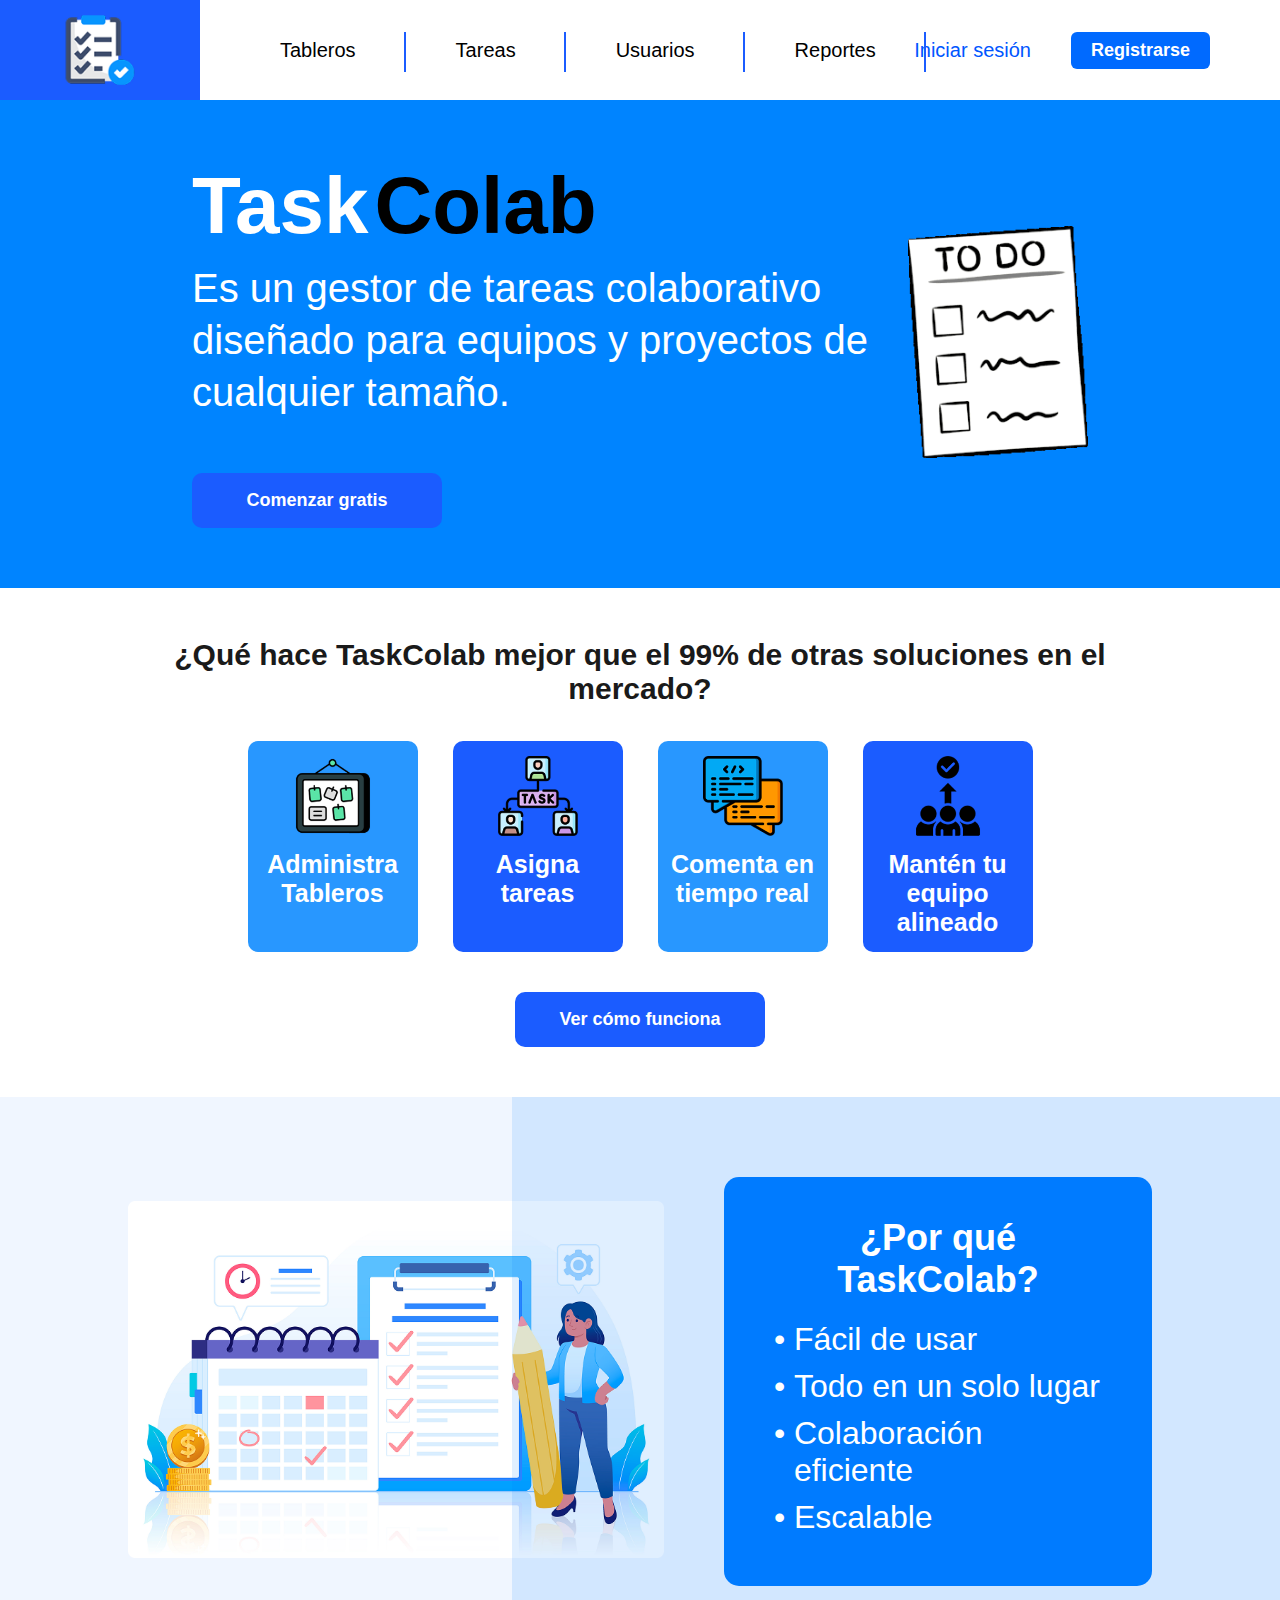
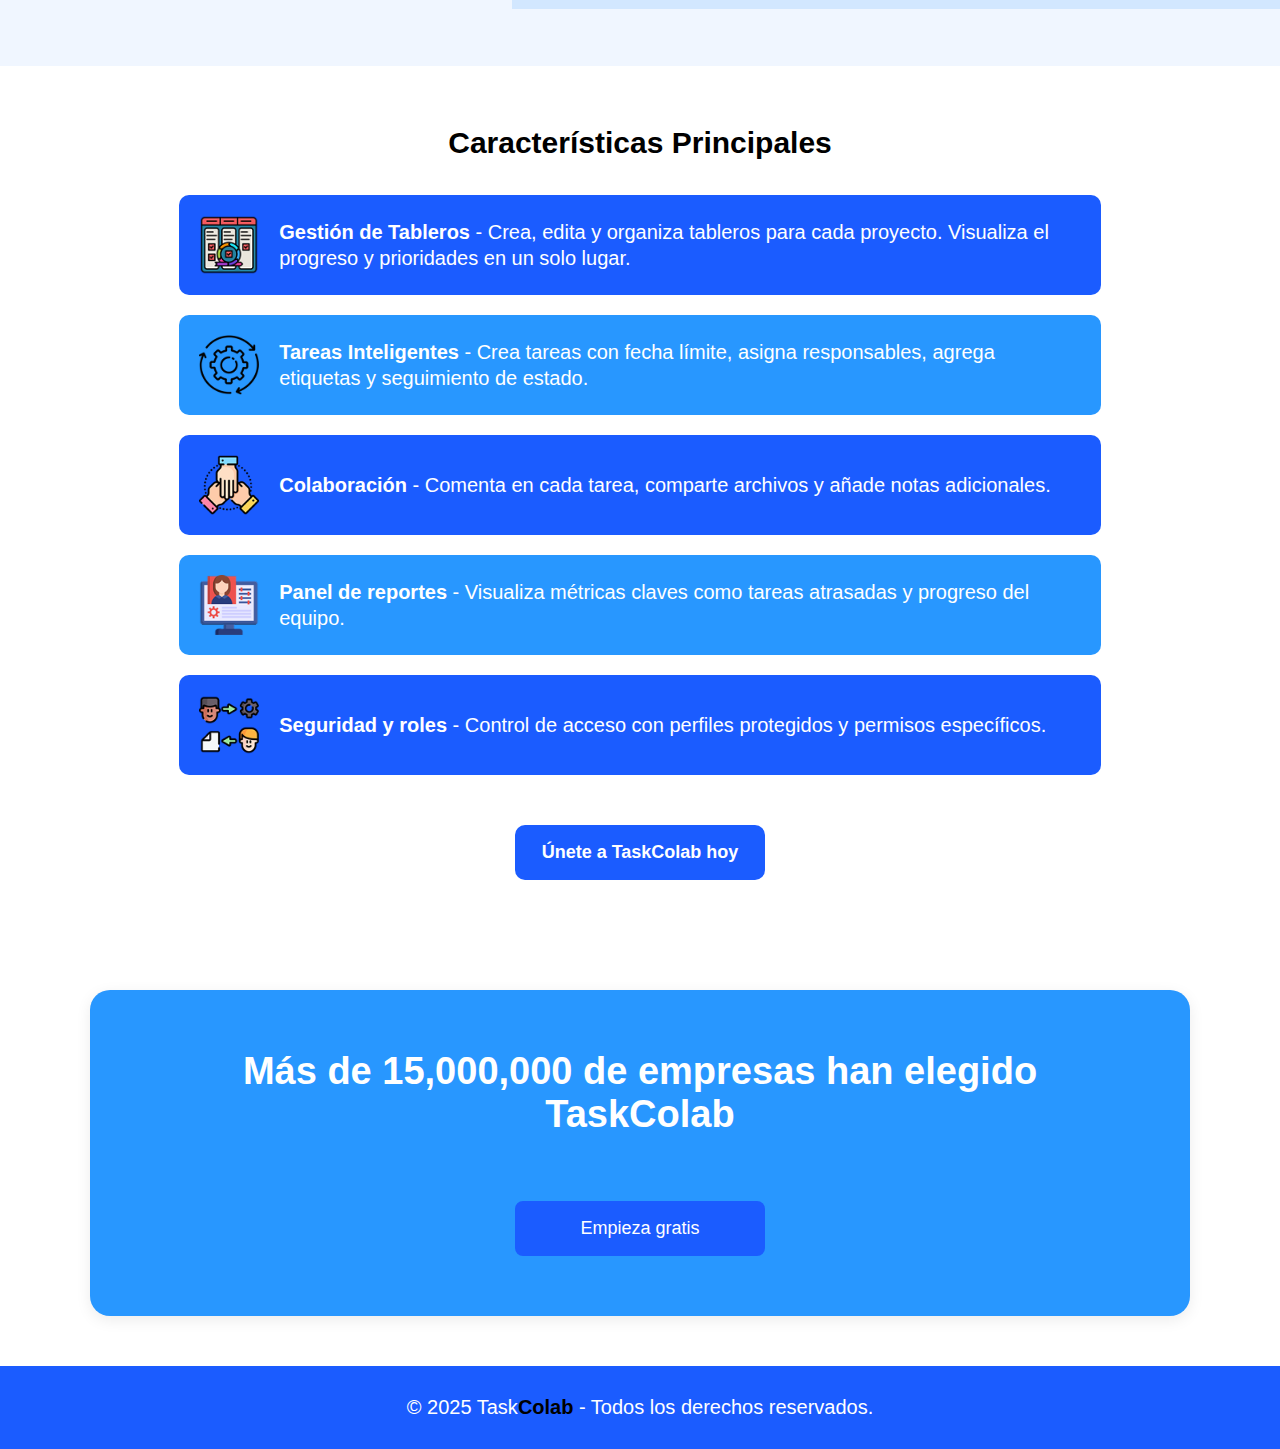
<file: index.html>
<!DOCTYPE html>
<html lang="es">
<head>
    <meta charset="UTF-8">
    <meta name="viewport" content="width=device-width, initial-scale=1.0">
    <title>TaskColab</title>
    <link rel="stylesheet" href="assets/styles/main.css">
</head>
<body>
    <!-- NAVBAR -->
    <header class="header">
        <div class="logo-box">
            <img src="assets/img/logo.png" width="30" alt="logo_tareas" class="logo">  
        </div>

        <nav class="nav-container">
            <div class="nav-links">
                        <a href="view/tableros/tablero.html" >Tableros</a> 
                        <a href="#">Tareas</a>
                        <a href="#">Usuarios</a>
                        <a href="#">Reportes</a>
                    </div>
            <div class="nav-actions">
            <a href="view/login.html" class="login">Iniciar sesión</a>
            <a href="view/registro.html">
                <button class="btn-primary">Registrarse</button>
            </a>
            </div>
        </nav>
    </header>

    <!-- HERO SECTION -->
    <section class="hero">
        <div class="hero-content">
            <h1 class="title">Task<span>Colab</span></h1>
            <p class="subtitle">
                Es un gestor de tareas colaborativo diseñado para equipos y proyectos de cualquier tamaño.
            </p>
            <button class="btn-secondary">Comenzar gratis</button>
        </div>
        <div class="hero-img">
            <img src="assets/img/checklist.gif" alt="Imagen de checklist">
        </div>
    </section>

    <!-- FEATURES -->
    <section class="features">
        <h2>¿Qué hace TaskColab mejor que el 99% de otras soluciones en el mercado?</h2>
        <div class="features-grid">
            <div class="feature-item">
                <img src="assets/img/admintableros.png" alt="imagen de un tablero">
                <p>Administra Tableros</p>
            </div>
            <div class="feature-item">
                <img src="assets/img/img_tareas.png" alt="Imagen de tareas">
                <p>Asigna tareas</p>
            </div>
            <div class="feature-item">
                <img src="assets/img/img_comenta.png" alt="Imagen de comentarios">
                <p>Comenta en tiempo real</p>
            </div>
            <div class="feature-item">
                <img src="assets/img/img_equipo.png" alt="Imagen de equipo">
                <p>Mantén tu equipo alineado</p>
            </div>
        </div>
        <button class="btn-secondary">Ver cómo funciona</button>
    </section>

    <!-- WHY SECTION -->
    <section class="why">
        <div class="why-img">
            <img src="assets/img/6272295 1.png" alt="Imagen de colaboración">
        </div>
        <div class="why-text">
            <h3>¿Por qué TaskColab?</h3>
            <ul>
                <li>Fácil de usar</li>
                <li>Todo en un solo lugar</li>
                <li>Colaboración eficiente</li>
                <li>Escalable</li>
            </ul>
        </div>
    </section>

    <!-- MAIN FEATURES -->
    <section class="main-features">
        <h3>Características Principales</h3>
        <div class="main-features-list">
            <div class="feature-card">
                <img src="assets/img/12634706 1.png" alt="">
                <p><strong>Gestión de Tableros</strong> - Crea, edita y organiza tableros para cada proyecto. Visualiza el progreso y prioridades en un solo lugar.</p>
            </div>
            <div class="feature-card">
                <img src="assets/img/2043061 1.png" alt="">
                <p><strong>Tareas Inteligentes</strong> - Crea tareas con fecha límite, asigna responsables, agrega etiquetas y seguimiento de estado.</p>
            </div>
            <div class="feature-card">
                <img src="assets/img/1534938 1.png" alt="">
                <p><strong>Colaboración</strong> - Comenta en cada tarea, comparte archivos y añade notas adicionales.</p>
            </div>
            <div class="feature-card">
                <img src="assets/img/10061684 1.png" alt="">
                <p><strong>Panel de reportes</strong> - Visualiza métricas claves como tareas atrasadas y progreso del equipo.</p>
            </div>
            <div class="feature-card">
                <img src="assets/img/7179293 1.png" alt="">
                <p><strong>Seguridad y roles</strong> - Control de acceso con perfiles protegidos y permisos específicos.</p>
            </div>
        </div>
        <button class="btn-primary">Únete a TaskColab hoy</button>
    </section>

    <!-- CTA -->
    <section class="cta">
        <p>Más de <strong>15,000,000</strong> de empresas han elegido <strong>TaskColab</strong></p>
        <button class="btn-secondary">Empieza gratis</button>
    </section>

    <!-- FOOTER -->
    <footer class="footer">
        <p>© 2025 Task<span class="colab-black">Colab</span> - Todos los derechos reservados.</p>
    </footer>
</body>
</html>
</file>
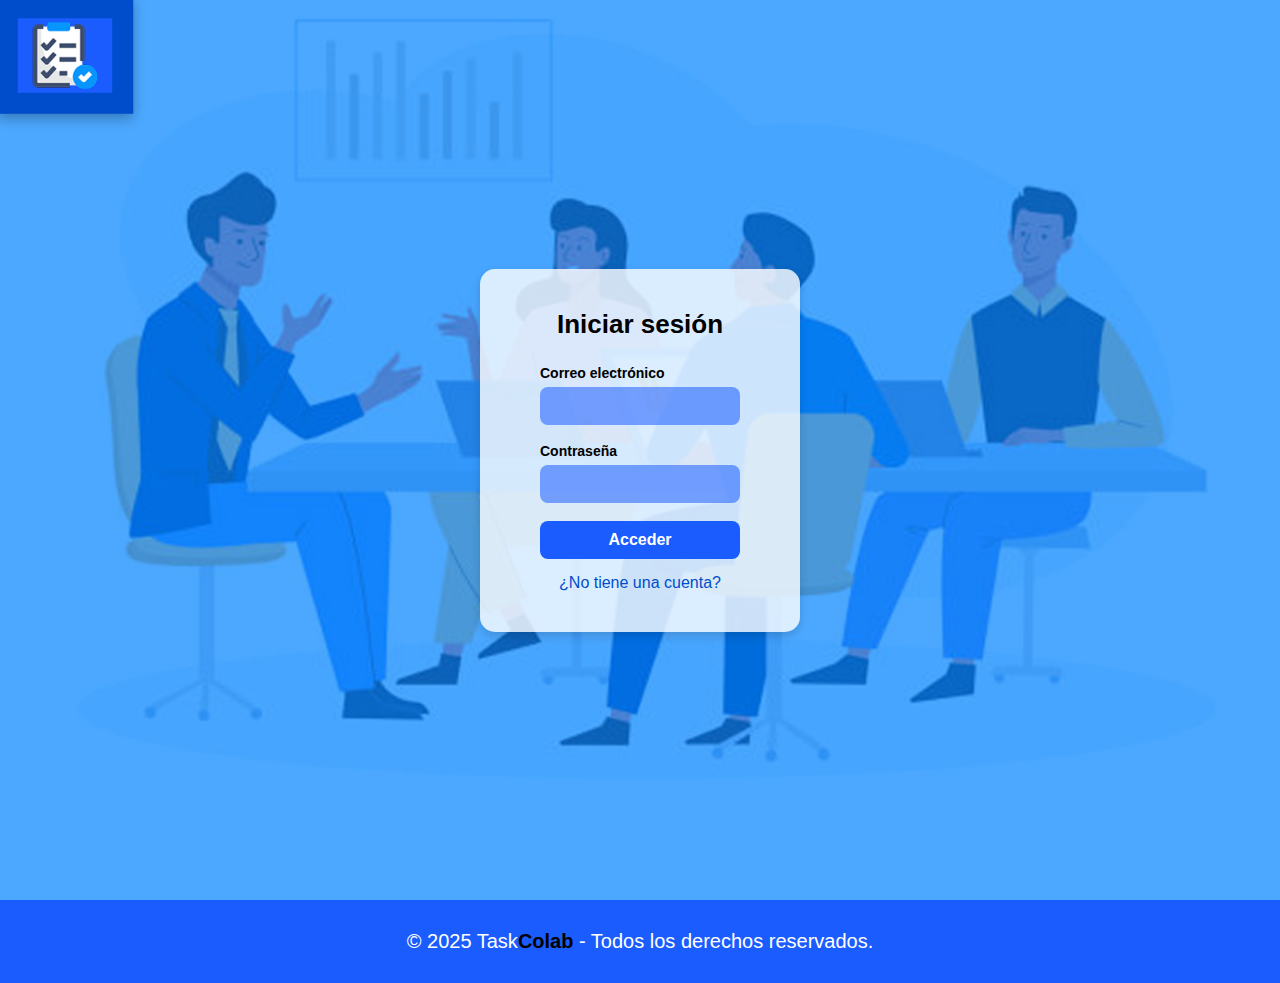
<file: view/login.html>
<!DOCTYPE html>
<html lang="es">
<head>
    <meta charset="UTF-8">
    <meta name="viewport" content="width=device-width, initial-scale=1.0">
    <title>Iniciar sesión</title>
    <link rel="stylesheet" href="../assets/styles/main.css">
</head>
<body>
    <div class="login-background">

        <!-- LOGO SUPERIOR -->
        <header class="logo-header">
            <img src="../assets/img/logo.png" alt="Logo TaskColab">
        </header>

        <!-- TARJETA LOGIN -->
        <div class="login-card">
            <h2>Iniciar sesión</h2>

            <form>
                <label for="email">Correo electrónico</label>
                <input type="email" id="email" placeholder="">

                <label for="password">Contraseña</label>
                <input type="password" id="password" placeholder="">

                <button type="submit">Acceder</button>
                <a href="#" class="register-link">¿No tiene una cuenta?</a>
            </form>
        </div>
    </div>
    <!-- FOOTER -->
    <footer class="footer">
        <p>© 2025 Task<span class="colab-black">Colab</span> - Todos los derechos reservados.</p>
    </footer>

</body>
</html>
</file>
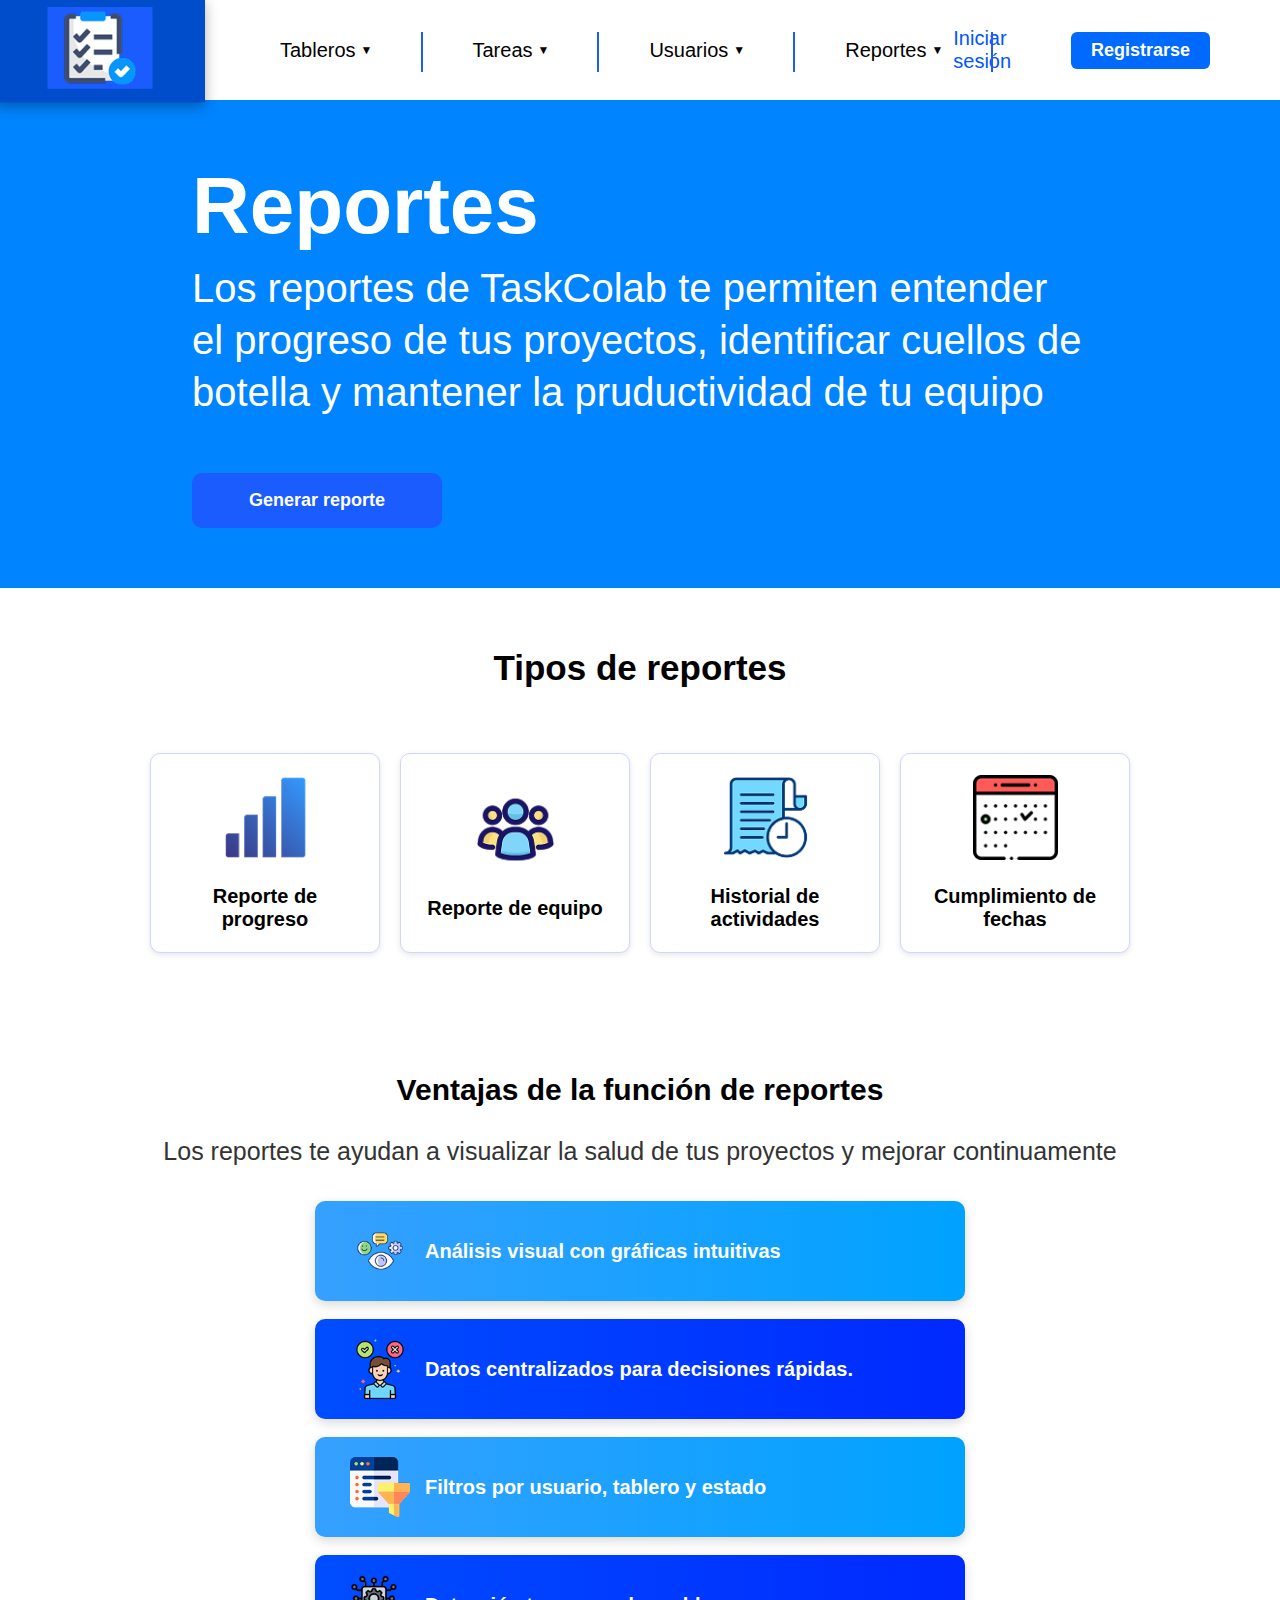
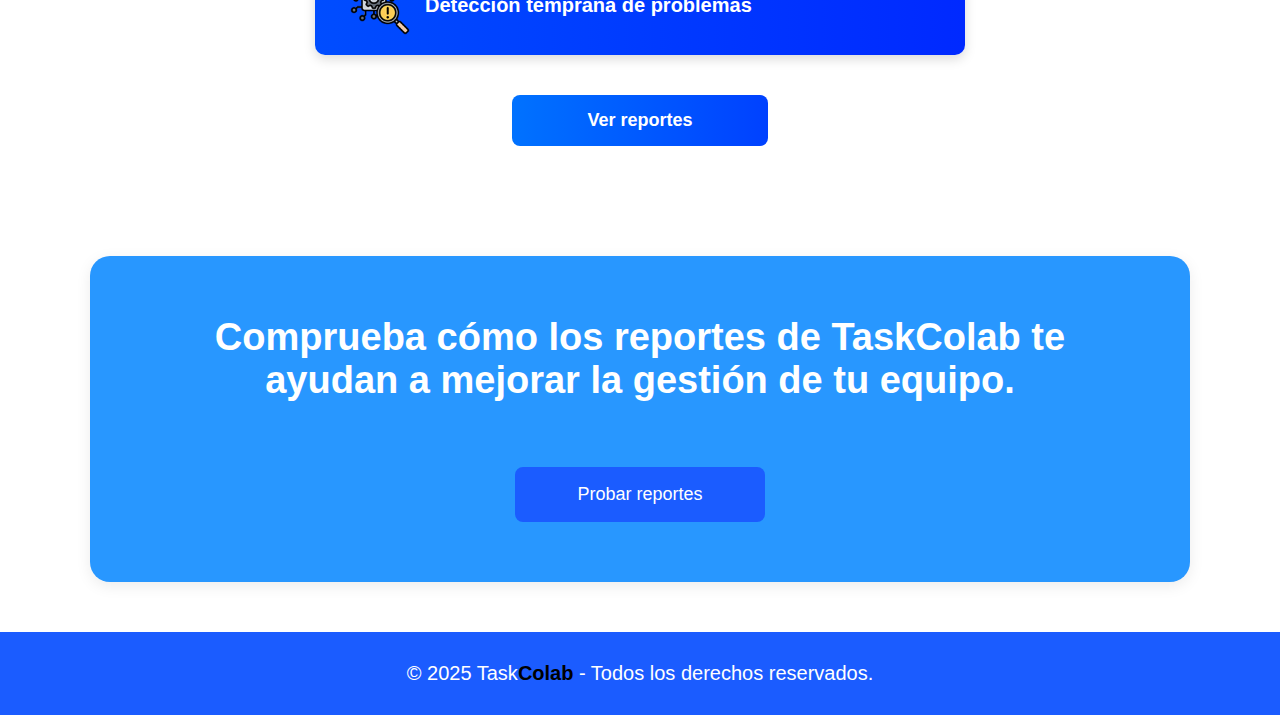
<file: view/reportes.html>
<!DOCTYPE html>
<html lang="en">
<head>
    <meta charset="UTF-8">
    <meta name="viewport" content="width=device-width, initial-scale=1.0">
    <title>Reportes</title>
    <link rel="stylesheet" href="../assets/styles/main.css">
</head>
<body>
    <!-- NAVBAR -->
    <header class="header">
        <div class="logo-box-todo">
            <a href="../index.html">
            <img src="../assets/img/logo.png" width="30" alt="logo_tareas" class="logo">
            </a>
        </div>

        <nav class="nav-container">
            <div class="nav-links">

                <div class="nav-item dropdown">
                    <a class="dropdown-toggle">
                    Tableros <span class="arrow">▼</span>
                    </a>
                    <div class="dropdown-menu">
                        <a href="../view/tablero.html"  class="dropdown-toggle"><h4>Administración de tableros</h4></a>
                        <p>Consulta, crea, elimina o edita tus tableros.</p>
                    </div>
                </div>

                <div class="nav-item dropdown">
                    <a class="dropdown-toggle">
                    Tareas <span class="arrow">▼</span>
                    </a>
                    <div class="dropdown-menu">
                        <a href="../view/usuarios.html"><h4>Gestionar tareas</h4></a>
                        <p>Crea, asigna y monitorea tus tareas de forma sencilla.</p>
                    </div>
                </div>

                <div class="nav-item dropdown">
                    <a class="dropdown-toggle">
                    Usuarios <span class="arrow">▼</span>
                    </a>
                    <div class="dropdown-menu">
                        <a href="../view/usuarios.html"><h4>Gestión de usuario</h4></a>
                        <p>Crea y edita tu usuario dentro de tus tableros.</p>
                    </div>
                </div>

                <div class="nav-item dropdown">
                    <a class="dropdown-toggle">
                    Reportes <span class="arrow">▼</span>
                    </a>
                    <div class="dropdown-menu">
                        <a href="#"><h4>Panel de reportes</h4></a>
                        <p>Visualizar el progreso, análiza el rendimiento y mejora la productividad de tu equipo.</p>
                    </div>
                </div>

            </div>

            <div class="nav-actions">
                <a href="../view/login.html" class="login">Iniciar sesión</a>
                <a href="../view/registro.html">
                    <button class="btn-primary">Registrarse</button>
                </a>
            </div>
        </nav>
    </header>

    <!-- HERO SECTION -->
    <section class="hero">
        <div class="hero-content">
            <h1 class="title">Reportes</h1>
            <p class="subtitle">
                Los reportes de TaskColab te permiten entender el progreso de tus proyectos,
                identificar cuellos de botella y mantener la pruductividad de tu equipo
            </p>
            <a href="../view/registro.html">
                <button class="btn-secondary">Generar reporte</button>
            </a>
            
        </div>
    </section>

    <!-- FEACTURES -->
    <section class="features-reportes">
        <div class="features-grid-reportes">
            <h3>Tipos de reportes</h3>
            <div class="feactures-item-repo">
                <div class="item-header-repo">
                    <img src="../assets/img/progreso-reportes.png" alt="imagen de una grafica de progreso">
                    <p>Reporte de progreso</p>
                </div>
                <div class="item-header-repo">
                    <img src="../assets/img/equipo-reportes.png" alt="imagen de un equipo de trabajo de reportes">
                    <p>Reporte de equipo</p>
                </div>
                <div class="item-header-repo">
                    <img src="../assets/img/historial-reportes.png" alt="imagen de historial">
                    <p>Historial de actividades</p>
                </div>
                <div class="item-header-repo">
                    <img src="../assets/img/calendario-reportes.png" alt="Imagen de un calendario">
                    <p>Cumplimiento de fechas</p>
                </div>
            </div>
        </div>
    </section>

    <!-- MAIN FEATURES -->
    <section class="main-features-reportes">
        <h3>Ventajas de la función de reportes</h3>
        <p>Los reportes te ayudan a visualizar la salud de 
            tus proyectos y mejorar continuamente
        </p>
        <div class="main-features-list-repo">
            <div class="feature-card-repo">
                <img src="../assets/img/card-reportes1.png" alt="">
                <p>Análisis visual con gráficas intuitivas</p>
            </div>
            <div class="feature-card-repo">
                <img src="../assets/img/card-reportes2.png" alt="">
                <p>Datos centralizados para decisiones rápidas.</p>
            </div>
            <div class="feature-card-repo">
                <img src="../assets/img/card-reportes3.png" alt="">
                <p>Filtros por usuario, tablero y estado</p>
            </div>
            <div class="feature-card-repo">
                <img src="../assets/img/card-reportes4.png" alt="">
                <p>Detección temprana de problemas</p>
            </div>
        </div>
        <a href="../view/registro.html">
            <button class="btn-primary">Ver reportes</button>
        </a>
    </section>


    <!-- CTA -->
    <section class="cta">
        <p>Comprueba cómo los reportes de TaskColab te ayudan a mejorar
            la gestión de tu equipo.
        </p>
        <a href="../view/registro.html">
            <button class="btn-secondary">Probar reportes</button>
        </a>
        
    </section>

    <!-- FOOTER -->
    <footer class="footer">
        <p>© 2025 Task<span class="colab-black">Colab</span> - Todos los derechos reservados.</p>
    </footer>

    <script src="../assets/javascript/menu.js"></script>
</body>
</html>
</file>
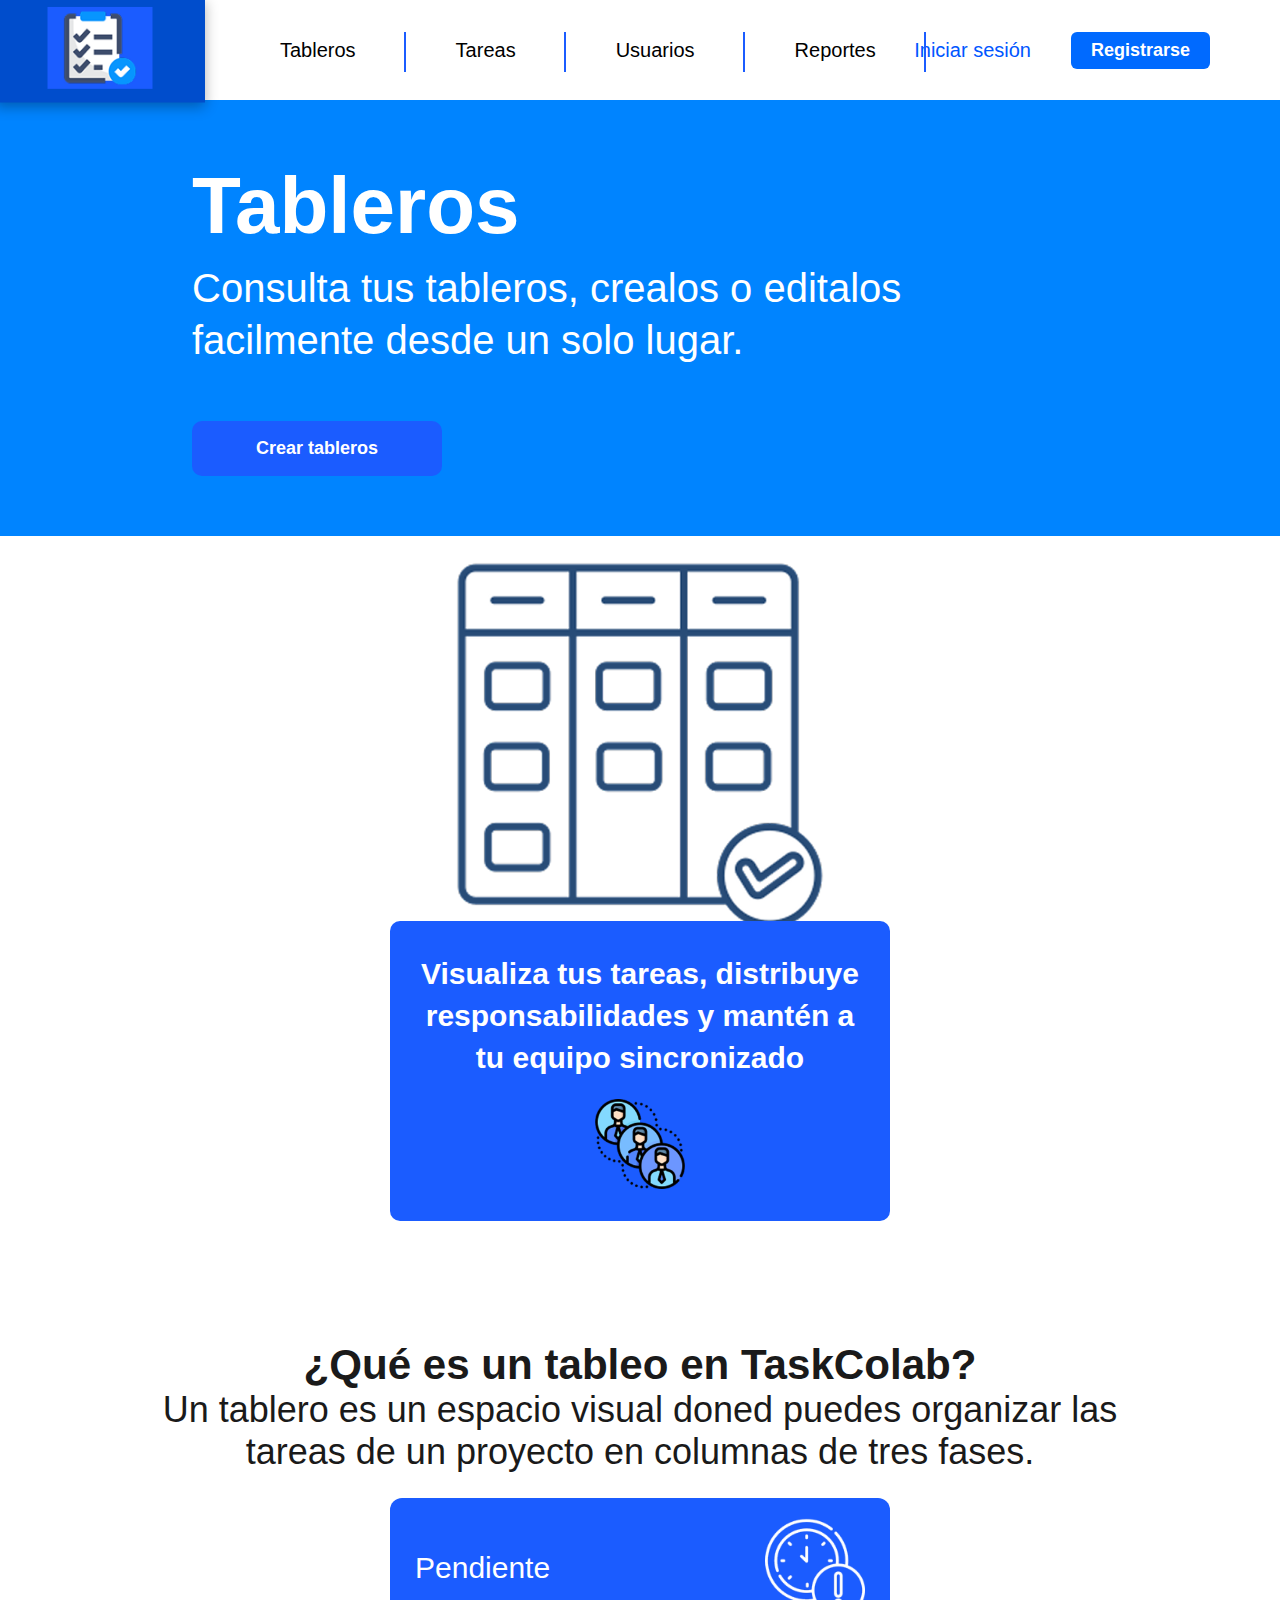
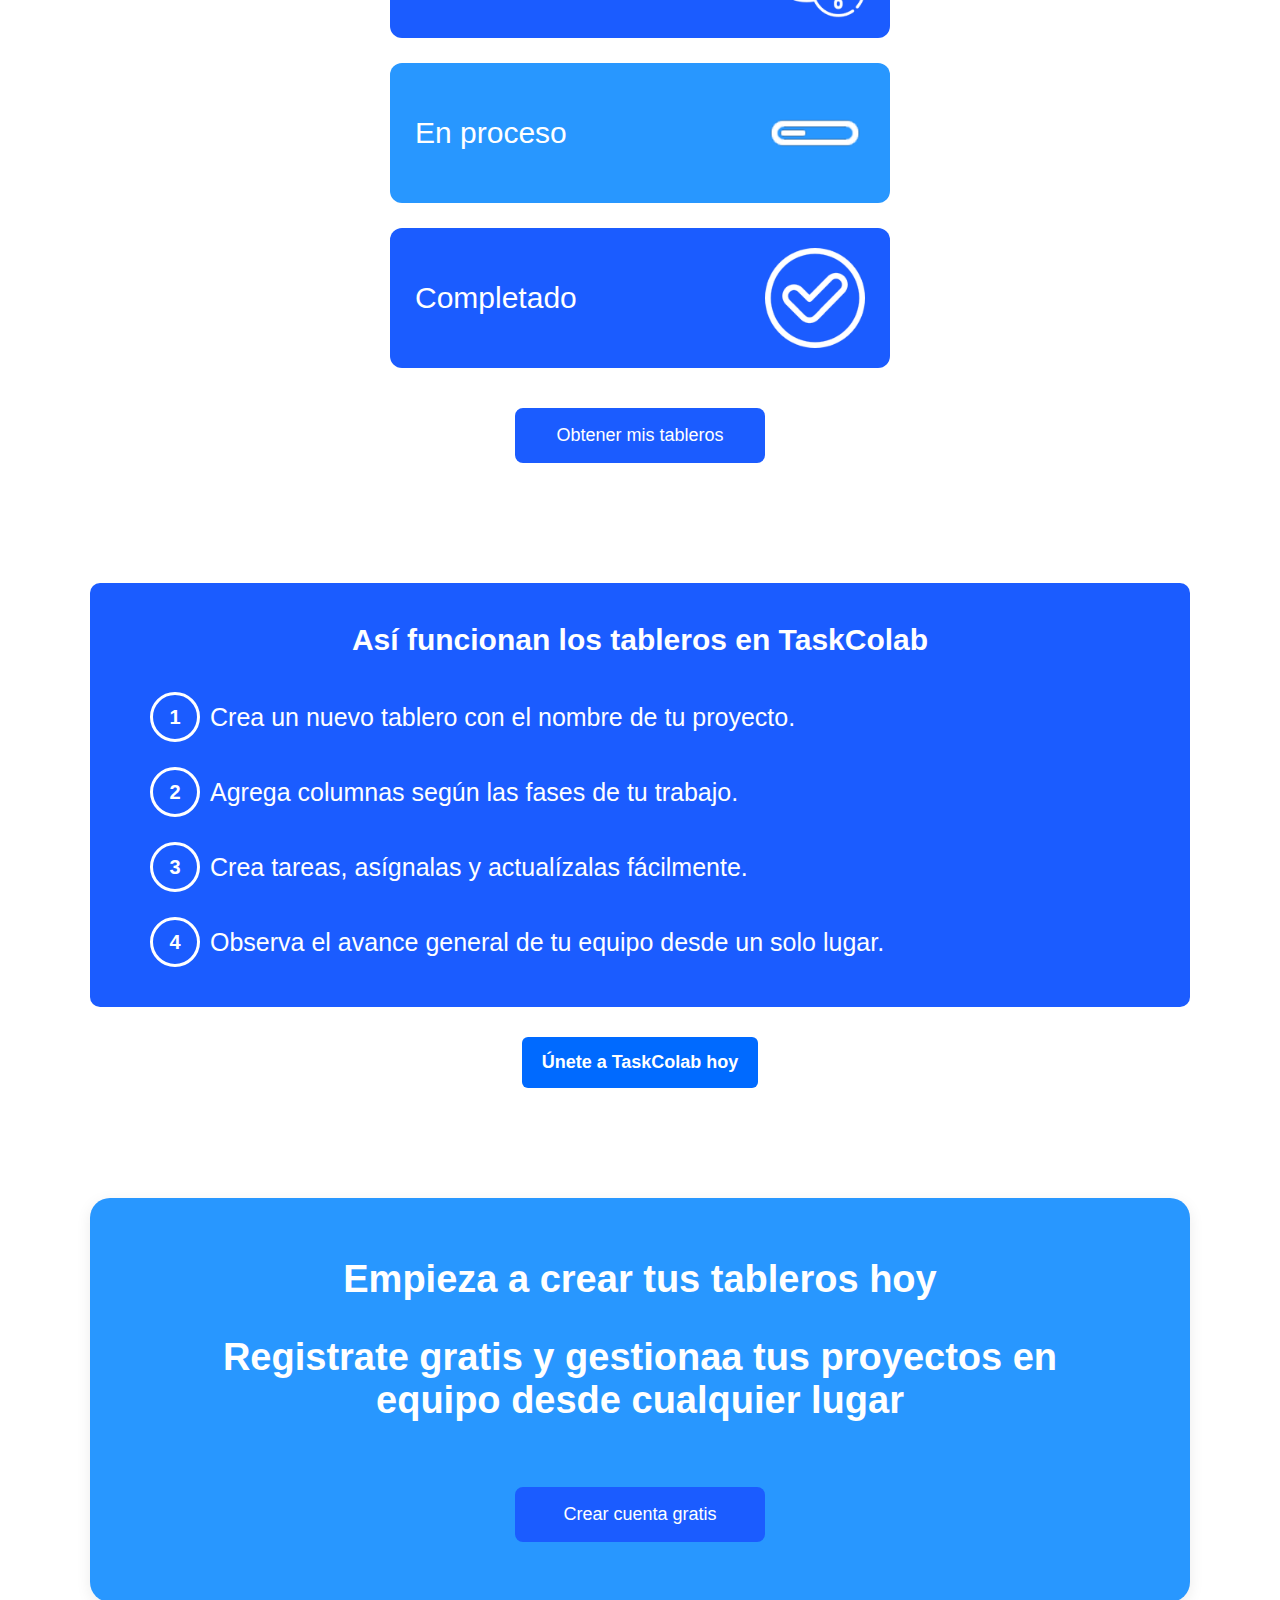
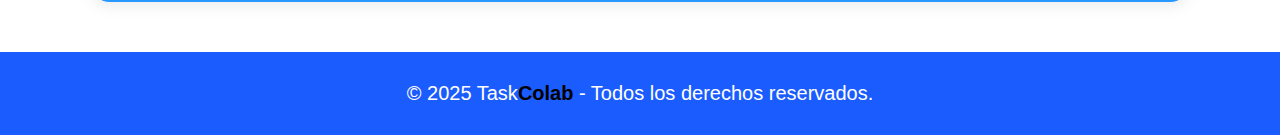
<file: view/tablero.html>
<!DOCTYPE html>
<html lang="en">
<head>
    <meta charset="UTF-8">
    <meta name="viewport" content="width=device-width, initial-scale=1.0">
    <title>Tablero</title>
    <link rel="stylesheet" href="../assets/styles/main.css">
</head>
<body>
    <!-- NAVBAR -->
    <header class="header">
        <div class="logo-box-todo">
            <a href="../index.html"><img src="../assets/img/logo.png" width="30" alt="logo_tareas" class="logo"> </a> 
        </div>

        <nav class="nav-container">
            <div class="nav-links">
                        <a href="#" >Tableros</a> 
                        <a href="../view/tareas.html">Tareas</a>
                        <a href="../view/usuarios.html">Usuarios</a>
                        <a href="#">Reportes</a>
                    </div>
            <div class="nav-actions">
            <a href="../view/login.html" class="login">Iniciar sesión</a>
            <a href="../view/registro.html">
                <button class="btn-primary">Registrarse</button>
            </a>
            </div>
        </nav>
    </header>

    <!-- HERO SECTION -->
    <section class="hero">
        <div class="hero-content">
            <h1 class="title">Tableros</h1>
            <p class="subtitle">
                Consulta tus tableros, crealos o editalos facilmente desde un solo lugar.
            </p>
            <a href="../view/registro.html">
                <button class="btn-secondary">Crear tableros</button>
            </a>
            
        </div>
    </section>

     <!-- WHY SECTION -->
    <section class="why-tableros">
        <div class="why-box white-box">
            <img src="../assets/img/tabla_tableros.png" alt="Imagen de colaboración">
        </div>
        <div class="why-box blue-box">
            <h3>Visualiza tus tareas, distribuye responsabilidades y mantén a tu equipo sincronizado</h3>
            <img src="../assets/img/sincronizado_tablero.png" alt="imagen de equipo sincronizado">
        </div>
    </section>

    <!-- FEATURES -->
    <section class="features-tableros">
        <div class="features-grid-tableros">
            <div>
                <h3>¿Qué es un tableo en TaskColab?</h3>
                <p>Un tablero es un espacio visual doned puedes organizar las
                    tareas de un proyecto en columnas de tres fases.
                </p>
            </div>
            <div class="feature-item-tableros">
                <p>Pendiente</p>
                <img src="../assets/img/relojtablero.png" alt="imagen de un reloj">
            </div>
            <div class="feature-item-tableros">
                <p>En proceso</p>
                <img src="../assets/img/carga_tablero.png" alt="Imagen de proceso">
            </div>
            <div class="feature-item-tableros">
                <p>Completado</p>
                <img src="../assets/img/completado_tablero.png" alt="Imagen de comentarios">
            </div>
        </div>
        <a href="../view/registro.html">
            <button class="btn-secondary">Obtener mis tableros</button>
        </a>
        
    </section>



    <!-- MAIN FEATURES -->
    <section class="main-features-tableros">
        <div class="main-features-box">
            <h3>Así funcionan los tableros en TaskColab</h3>
            <div class="main-features-steps">
                <div class="step">
                    <div class="circle">1</div>
                    <p>Crea un nuevo tablero con el nombre de tu proyecto.</p>
                </div>
                <div class="step">
                    <div class="circle">2</div>
                    <p>Agrega columnas según las fases de tu trabajo.</p>
                </div>
                <div class="step">
                    <div class="circle">3</div>
                    <p>Crea tareas, asígnalas y actualízalas fácilmente.</p>
                </div>
                <div class="step">
                    <div class="circle">4</div>
                    <p>Observa el avance general de tu equipo desde un solo lugar.</p>
                </div>
            </div>
        </div>

        <a href="../view/registro.html">
            <button class="btn-primary">Únete a TaskColab hoy</button>
        </a>
    </section>


    <!-- CTA -->
    <section class="cta">
        <p>Empieza a crear tus tableros hoy</p>
        <p>Registrate gratis y gestionaa tus proyectos en equipo desde cualquier lugar</p>
        <a href="../view/registro.html">
            <button class="btn-secondary">Crear cuenta gratis</button>
        </a>
        
    </section>

    <!-- FOOTER -->
    <footer class="footer">
        <p>© 2025 Task<span class="colab-black">Colab</span> - Todos los derechos reservados.</p>
    </footer>
</body>
</html>
</file>
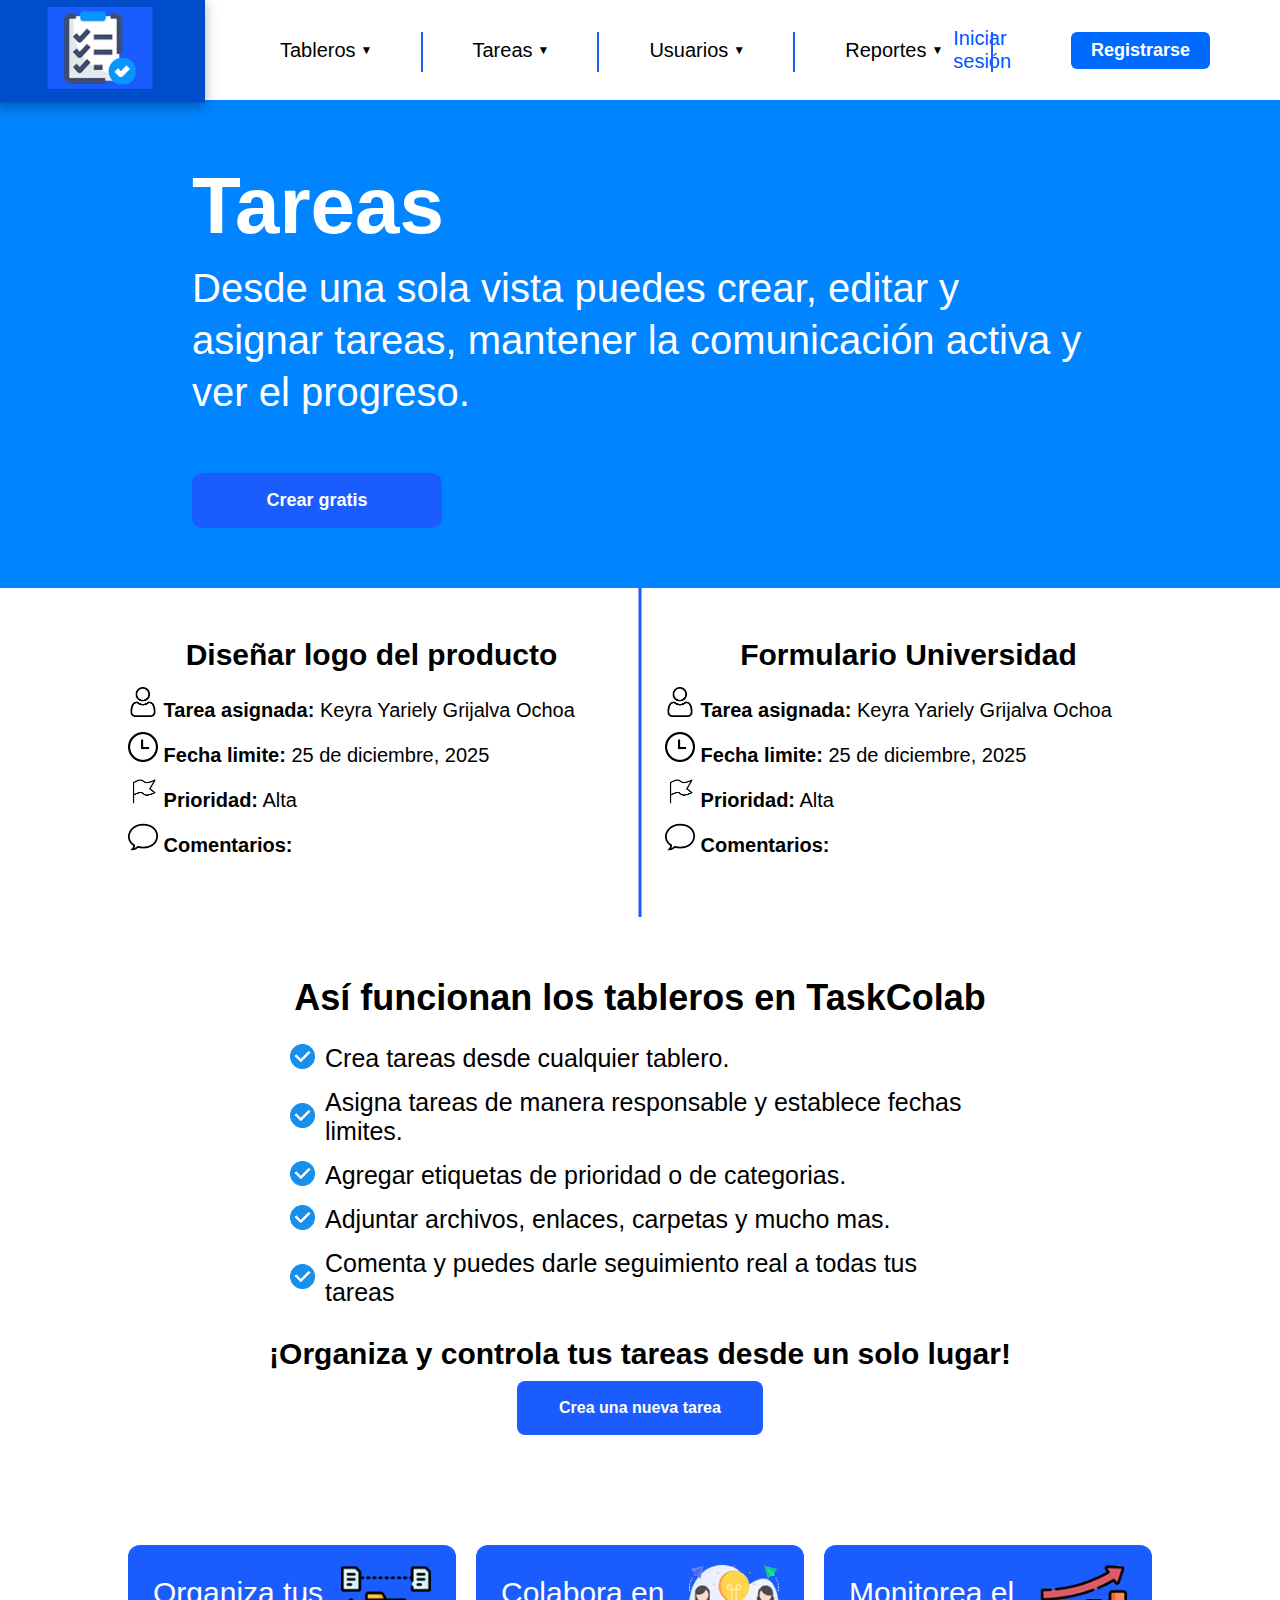
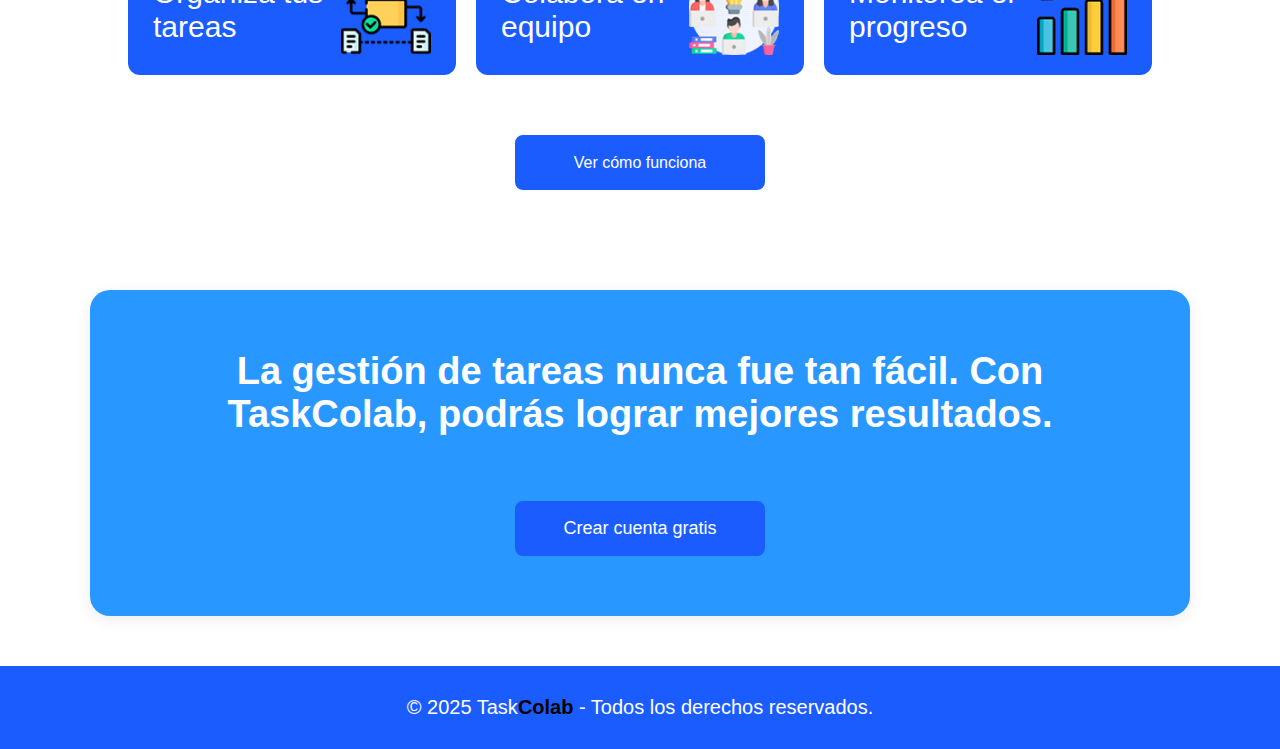
<file: view/tareas.html>
<!DOCTYPE html>
<html lang="en">
<head>
    <meta charset="UTF-8">
    <meta name="viewport" content="width=device-width, initial-scale=1.0">
    <title>Tareas</title>
    <link rel="stylesheet" href="../assets/styles/main.css">
</head>
<body>
    <!-- NAVBAR -->
    <header class="header">
        <div class="logo-box-todo">
            <a href="../index.html">
            <img src="../assets/img/logo.png" width="30" alt="logo_tareas" class="logo">
            </a>
        </div>

        <nav class="nav-container">
            <div class="nav-links">

                <div class="nav-item dropdown">
                    <a class="dropdown-toggle">
                    Tableros <span class="arrow">▼</span>
                    </a>
                    <div class="dropdown-menu">
                        <a href="../view/tablero.html"><h4>Administración de tableros</h4></a>
                        <p>Consulta, crea, elimina o edita tus tableros.</p>
                    </div>
                </div>

                <div class="nav-item dropdown">
                    <a class="dropdown-toggle">
                    Tareas <span class="arrow">▼</span>
                    </a>
                    <div class="dropdown-menu">
                        <a href="#"><h4>Gestionar tareas</h4></a>
                        <p>Crea, asigna y monitorea tus tareas de forma sencilla.</p>
                    </div>
                </div>

                <div class="nav-item dropdown">
                    <a class="dropdown-toggle">
                    Usuarios <span class="arrow">▼</span>
                    </a>
                    <div class="dropdown-menu">
                        <a href="../view/usuarios.html"><h4>Gestión de usuario</h4></a>
                        <p>Crea y edita tu usuario dentro de tus tableros.</p>
                    </div>
                </div>

                <div class="nav-item dropdown">
                    <a class="dropdown-toggle">
                    Reportes <span class="arrow">▼</span>
                    </a>
                    <div class="dropdown-menu">
                        <a href="../view/reportes.html"><h4>Panel de reportes</h4></a>
                        <p>Visualizar el progreso, análiza el rendimiento y mejora la productividad de tu equipo.</p>
                    </div>
                </div>

            </div>

            <div class="nav-actions">
                <a href="../view/login.html" class="login">Iniciar sesión</a>
                <a href="../view/registro.html">
                    <button class="btn-primary">Registrarse</button>
                </a>
            </div>
        </nav>
    </header>

    <!-- HERO SECTION -->
    <section class="hero">
        <div class="hero-content">
            <h1 class="title">Tareas</h1>
            <p class="subtitle">
               Desde una sola vista puedes crear, editar y asignar tareas, mantener
               la comunicación activa y ver el progreso.
            </p>
            <a href="../view/registro.html">
                <button class="btn-secondary">Crear gratis</button>
            </a>
        </div>
    </section>

    <!-- WHY SECTION -->
    <section class="why-tareas">
        <div>
            <h3 class="parte-1">Diseñar logo del producto</h3>
            <div class="why-box-tareas">
                <p><img src="../assets/img/usuario-task.png" alt="Imagen de tarea">
                    <strong>Tarea asignada:</strong> Keyra Yariely Grijalva Ochoa
                </p>
            </div>
            <div class="why-box-tareas">
                <p><img src="../assets/img/reloj-task.png" alt="Imagen de fecha">
                    <strong>Fecha limite:</strong> 25 de diciembre, 2025
                </p>
            </div>
            <div class="why-box-tareas">
                <p><img src="../assets/img/priori-task.png" alt="Imagen de estado">
                    <strong>Prioridad:</strong> Alta
                </p>
            </div>
            <div class="why-box-tareas">
                <p><img src="../assets/img/coment-task.png" alt="Imagen de comentarios">
                    <strong>Comentarios:</strong> 
                </p>
            </div>
        </div>
        <div>
            <h3 class="parte-2">Formulario Universidad</h3>
            <div class="why-box-tareas">
                <p><img src="../assets/img/usuario-task.png" alt="Imagen de tarea">
                    <strong>Tarea asignada:</strong> Keyra Yariely Grijalva Ochoa
                </p>
            </div>
            <div class="why-box-tareas">
                <p><img src="../assets/img/reloj-task.png" alt="Imagen de fecha">
                    <strong>Fecha limite:</strong> 25 de diciembre, 2025
                </p>
            </div>
            <div class="why-box-tareas">
                <p><img src="../assets/img/priori-task.png" alt="Imagen de estado">
                    <strong>Prioridad:</strong> Alta
                </p>
            </div>
            <div class="why-box-tareas">
                <p><img src="../assets/img/coment-task.png" alt="Imagen de comentarios">
                    <strong>Comentarios:</strong> 
                </p>
            </div>
        </div>
    </section>

    <!-- FEACTURES -->
    <section class="features-task">
        <div class="features-task-box">
            <h3>Así funcionan los tableros en TaskColab</h3>
            <div class="features-steps">
                <div class="step">
                    <div class="task"><img src="../assets/img/paloma-task.png"></div>
                    <p>Crea tareas desde cualquier tablero.</p>
                </div>
                <div class="step">
                    <div class="task"><img src="../assets/img/paloma-task.png"></div>
                    <p>Asigna tareas de manera responsable y establece fechas limites.</p>
                </div>
                <div class="step">
                    <div class="task"><img src="../assets/img/paloma-task.png"></div>
                    <p>Agregar etiquetas de prioridad o de categorias.</p>
                </div>
                <div class="step">
                    <div class="task"><img src="../assets/img/paloma-task.png"></div>
                    <p>Adjuntar archivos, enlaces, carpetas y mucho mas.</p>
                </div>
                <div class="step">
                    <div class="task"><img src="../assets/img/paloma-task.png"></div>
                    <p>Comenta y puedes darle seguimiento real a todas tus tareas</p>
                </div>
            </div>
            <h3>¡Organiza y controla tus tareas desde un solo lugar!</h3>
            <a href="../view/registro.html">
                <button class="btn-primary">Crea una nueva tarea</button>
            </a>
        </div>
    </section>

    <!-- MAIN FEATURES SECTION -->
    <section class="mmain-features">
        <div class="main-features-grid">
            <div class="feature-item-task">
                <img src="../assets/img/organiza-task.png" alt="imagen de un tablero">
                <p>Organiza tus tareas</p>
            </div>
            <div class="feature-item-task">
                <img src="../assets/img/colabora-task.png" alt="Imagen de tareas">
                <p>Colabora en equipo</p>
            </div>
            <div class="feature-item-task">
                <img src="../assets/img/monitorea-task.png" alt="Imagen de comentarios">
                <p>Monitorea el progreso</p>
            </div>
        </div>
        <a href="../view/registro.html">
            <button class="btn-secondary">Ver cómo funciona</button>
        </a>
        
    </section>

    <!-- CTA -->
    <section class="cta">
        <p>La gestión de tareas nunca fue tan fácil. Con TaskColab,
            podrás lograr mejores resultados.
        </p>
        <a href="../view/registro.html">
            <button class="btn-secondary">Crear cuenta gratis</button>
        </a>
    </section>

    <!-- FOOTER -->
    <footer class="footer">
        <p>© 2025 Task<span class="colab-black">Colab</span> - Todos los derechos reservados.</p>
    </footer>

    <script src="../assets/javascript/menu.js"></script>
</body>
</html>
</file>
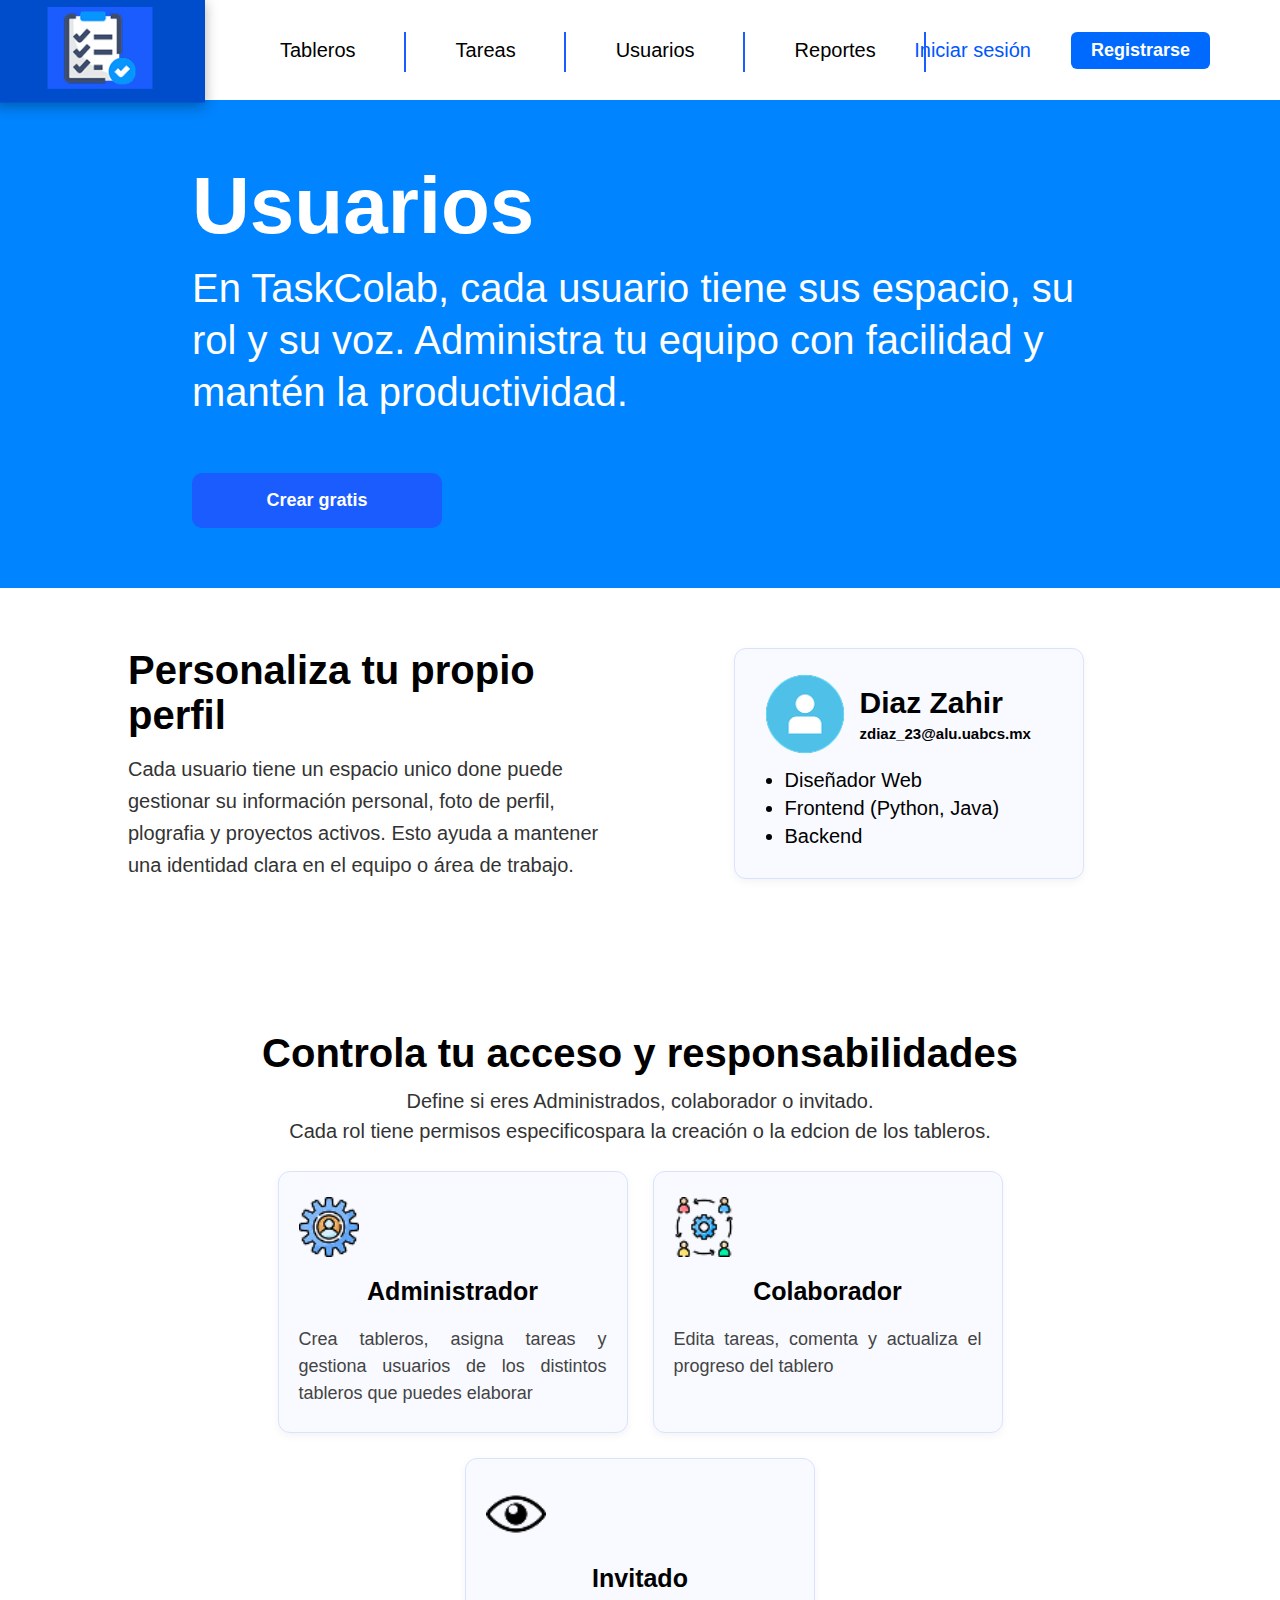
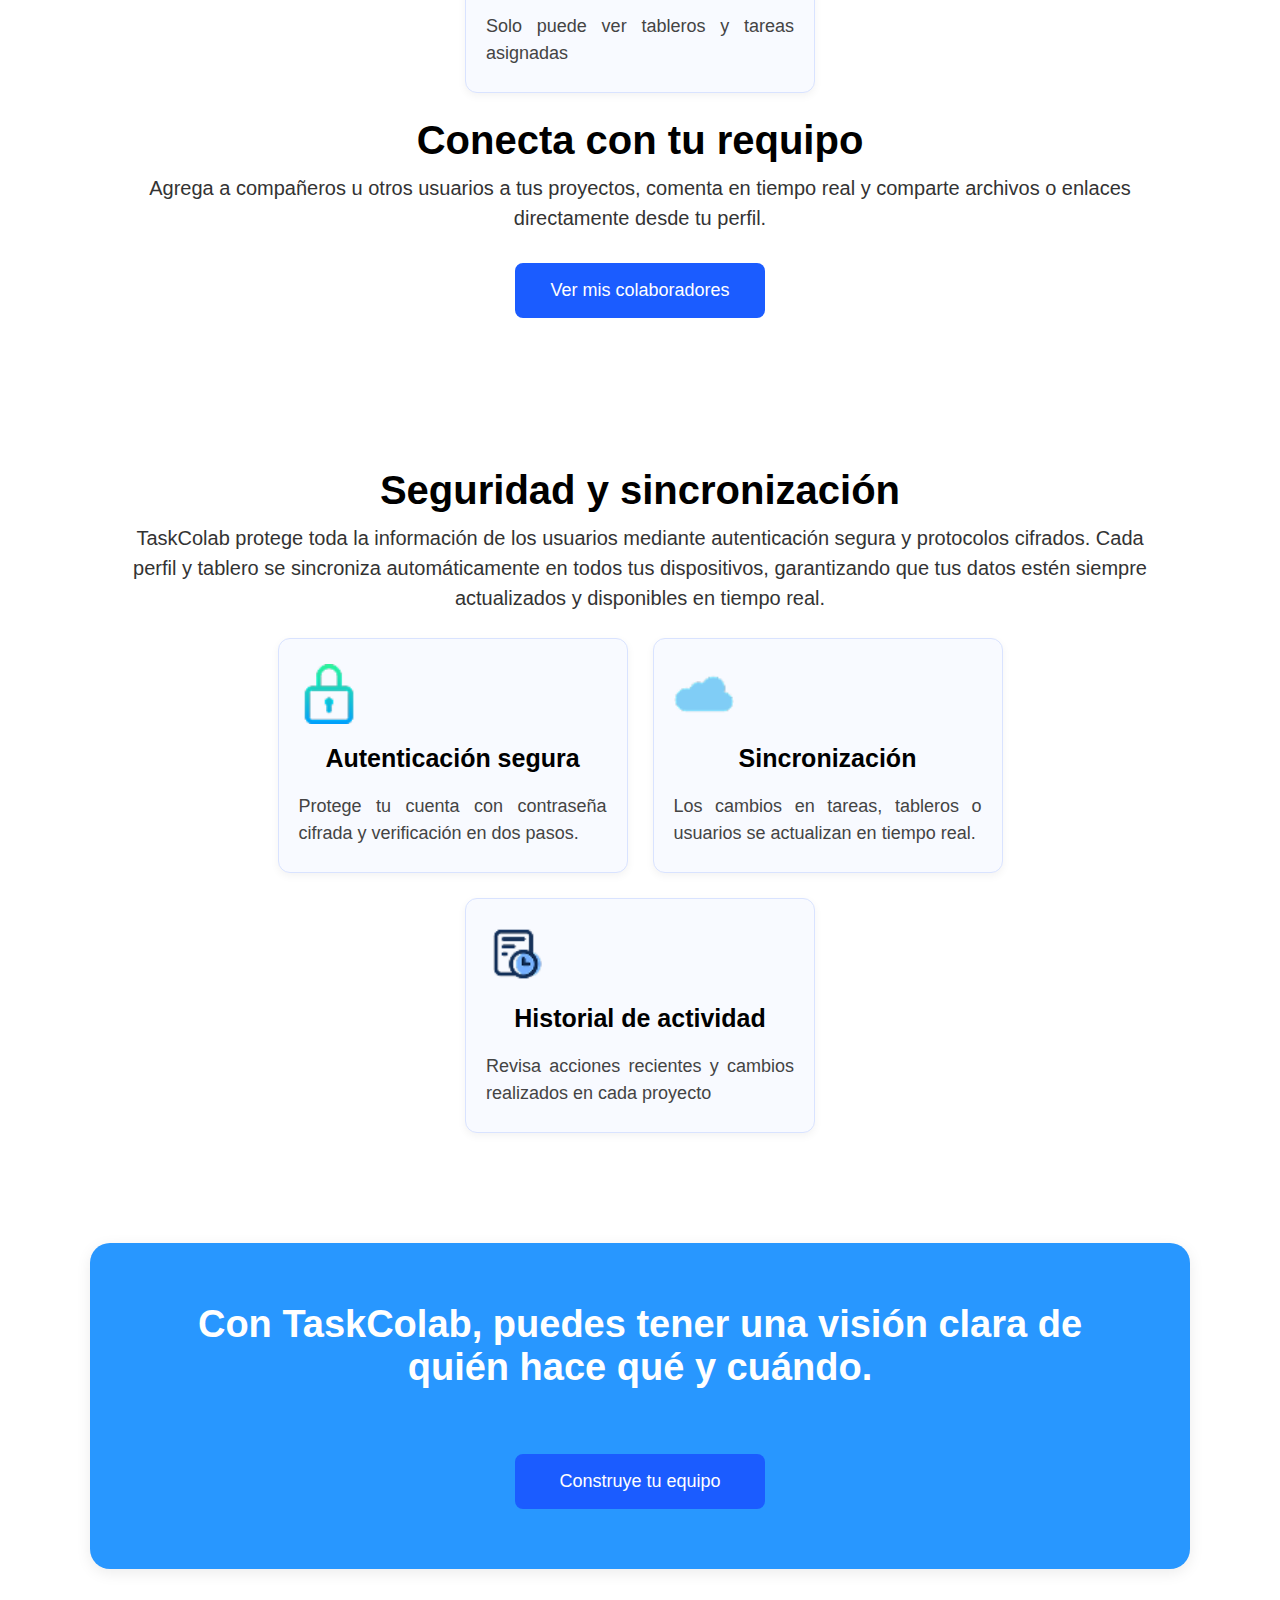
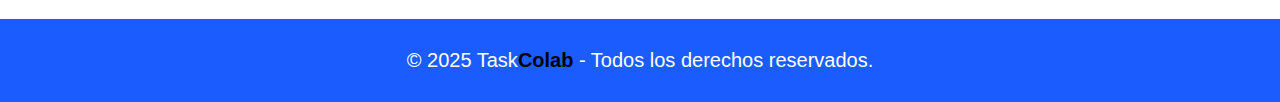
<file: view/usuarios.html>
<!DOCTYPE html>
<html lang="en">
<head>
    <meta charset="UTF-8">
    <meta name="viewport" content="width=device-width, initial-scale=1.0">
    <title>Usuarios</title>
    <link rel="stylesheet" href="../assets/styles/main.css">
</head>
<body>
    <!-- NAVBAR -->
    <header class="header">
        <div class="logo-box-todo">
            <a href="../index.html"><img src="../assets/img/logo.png" width="30" alt="logo_tareas" class="logo"> </a> 
        </div>

        <nav class="nav-container">
            <div class="nav-links">
                        <a href="../view/tablero.html" >Tableros</a> 
                        <a href="../view/tareas.html">Tareas</a>
                        <a href="#">Usuarios</a>
                        <a href="#">Reportes</a>
                    </div>
            <div class="nav-actions">
            <a href="../view/login.html" class="login">Iniciar sesión</a>
            <a href="../view/registro.html">
                <button class="btn-primary">Registrarse</button>
            </a>
            </div>
        </nav>
    </header>

    <!-- HERO SECTION -->
    <section class="hero">
        <div class="hero-content">
            <h1 class="title">Usuarios</h1>
            <p class="subtitle">
               En TaskColab, cada usuario tiene sus espacio, su rol y su voz.
               Administra tu equipo con facilidad y mantén la productividad.
            </p>
            <a href="../view/registro.html">
                <button class="btn-secondary">Crear gratis</button>
            </a>
        </div>
    </section>

        
    <!-- WHY SECTION -->
    <section class="why-usuarios">
        <div class="why-parte1-usuarios">
            <h3>Personaliza tu propio perfil</h3>
            <p>
                Cada usuario tiene un espacio unico done puede gestionar su información personal, foto 
                de perfil, plografia y proyectos activos. Esto ayuda a mantener una identidad clara en el equipo o 
                área de trabajo.
            </p>
        </div>
        <div class="why-parte2-usuarios">
            <div class="why-box-usuarios">
                <div class="user-header">
                <img src="../assets/img/fotouser.png" alt="Imagen de perfil de usuario">
                <div class="user-info">
                    <h3>Diaz Zahir</h3>
                    <h4>zdiaz_23@alu.uabcs.mx</h4>
                </div>
                </div>
                <ul>
                <li>Diseñador Web</li>
                <li>Frontend (Python, Java)</li>
                <li>Backend</li>
                </ul>
            </div>
        </div>
    </section>

    <!-- FEATURES -->
    <section class="features-usuarios">
        <div class="features-grid-usuarios">
            <div>
                <h3>Controla tu acceso y responsabilidades</h3>
                <p>Define si eres Administrados, colaborador o invitado. <br>
                    Cada rol tiene permisos especificospara la creación o la edcion de los tableros.
                </p>
            </div>
            <div class="feature-item-usuarios">
                <img src="../assets/img/admi-user.png" alt="imagen de roles de usuario">
                <h3>Administrador</h3>
                <p>Crea tableros, asigna tareas y gestiona usuarios de los distintos tableros que puedes elaborar</p>
            </div>
            <div class="feature-item-usuarios">
                <img src="../assets/img/colabora-user.png" alt="imagen de roles de usuario">
                <h3>Colaborador</h3>
                <p>Edita tareas, comenta y actualiza el progreso del tablero</p>
            </div>
            <div class="feature-item-usuarios">
                <img src="../assets/img/invitado-user.png" alt="imagen de roles de usuario">
                <h3>Invitado</h3>
                <p>Solo puede ver tableros y tareas asignadas</p>
            </div>
            <div>
                <h3>Conecta con tu requipo</h3>
                <p>Agrega a compañeros u otros usuarios a tus proyectos, comenta en tiempo real y comparte archivos o enlaces
                    directamente desde tu perfil.
                </p>
                <a href="../view/registro.html">
                    <button class="btn-secondary">Ver mis colaboradores</button>
                </a>
            </div>
        </div>
    </section>

     <section class="features-usuarios">
        <div class="features-grid-usuarios">
            <div>
                <h3>Seguridad y sincronización</h3>
                <p>TaskColab protege toda la información de los usuarios mediante autenticación segura y protocolos cifrados.
                    Cada perfil y tablero se sincroniza automáticamente en todos tus dispositivos, garantizando que tus datos
                    estén siempre actualizados y disponibles en tiempo real.
                </p>
            </div>
            <div class="feature-item-usuarios">
                <img src="../assets/img/candado-user.png" alt="imagen de roles de usuario">
                <h3>Autenticación segura</h3>
                <p>Protege tu cuenta con contraseña cifrada y verificación en dos pasos.</p>
            </div>
            <div class="feature-item-usuarios">
                <img src="../assets/img/sincro-user.png" alt="imagen de roles de usuario">
                <h3>Sincronización</h3>
                <p>Los cambios en tareas, tableros o usuarios se actualizan en tiempo real.</p>
            </div>
            <div class="feature-item-usuarios">
                <img src="../assets/img/historia-user.png" alt="imagen de roles de usuario">
                <h3>Historial de actividad</h3>
                <p>Revisa acciones recientes y cambios realizados en cada proyecto</p>
            </div>
        </div>
    </section>

    <!-- CTA -->
    <section class="cta">
        <p>Con TaskColab, puedes tener una visión clara de quién hace qué y cuándo.
        </p>
        <a href="../view/registro.html">
            <button class="btn-secondary">Construye tu equipo</button>
        </a>
    </section>

    <!-- FOOTER -->
    <footer class="footer">
        <p>© 2025 Task<span class="colab-black">Colab</span> - Todos los derechos reservados.</p>
    </footer>
</body>
</html>
</file>
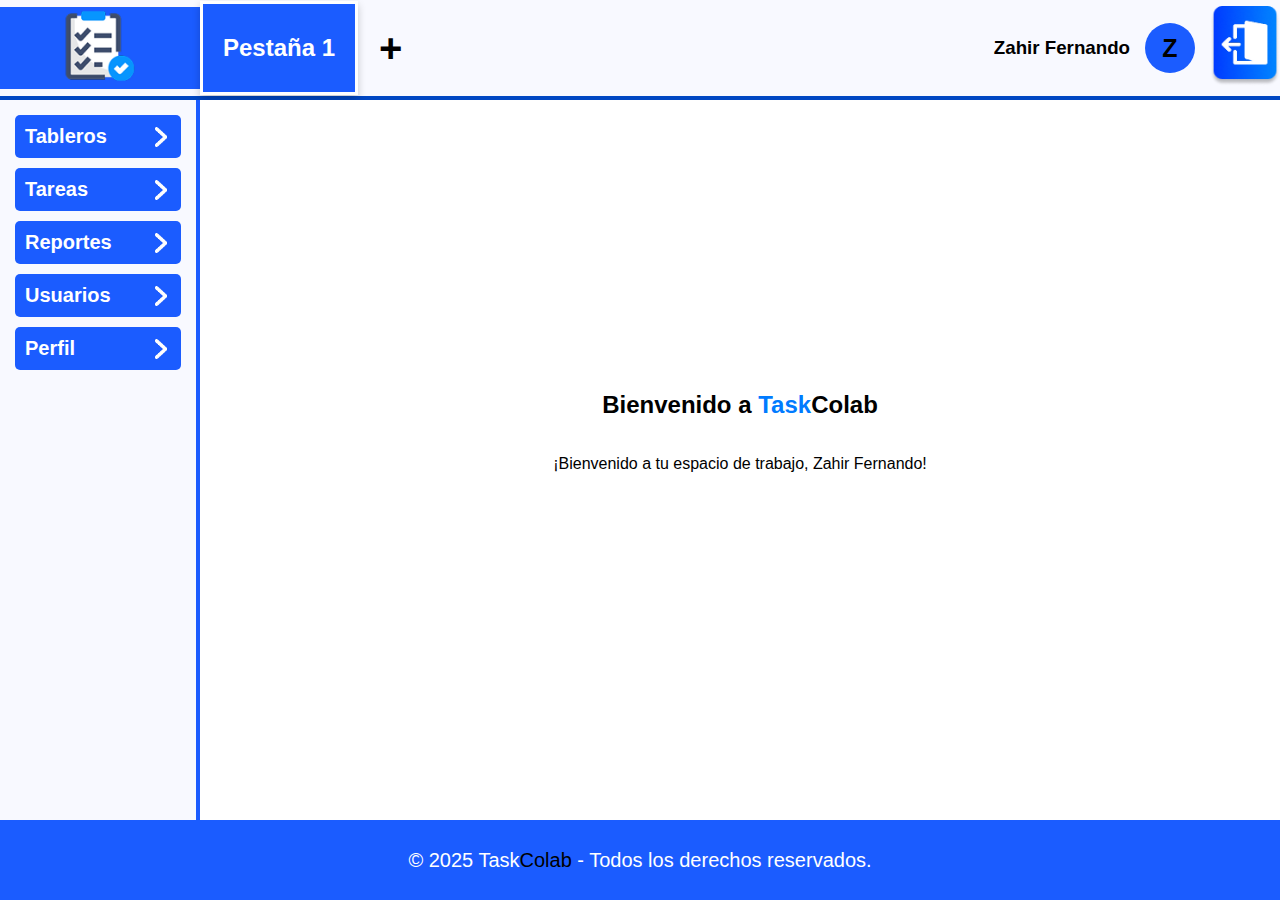
<file: view/pantalla_principal/gestor_task.html>
<!DOCTYPE html>
<html lang="es">
<head>
  <meta charset="UTF-8">
  <meta name="viewport" content="width=device-width, initial-scale=1.0">
  <title>Gestor de Tareas</title>
  <link rel="stylesheet" href="/assets/styles/pantallas.css">
</head>
<body>
  <!-- NAVBAR SUPERIOR -->
  <header class="header">
    <div class="left-section">
      <div class="logo-box-todo">
        <a href="/index.html">
          <img src="/assets/img/logo.png" width="30" alt="logo_tareas" class="logo">
        </a>
      </div>

      <div class="tab-container">
        <h2 class="tab">Pestaña 1</h2>
        <button class="add-tab">+</button>
      </div>
    </div>

    <div class="user-info">
      <h3>Zahir Fernando</h3>
      <div class="profile-circle">Z</div>
      <a href="/index.html">
        <img src="/assets/img/cerrarsesion.png" alt="cerrar sesión">
      </a>
    </div>
  </header>


  <!-- MENÚ LATERAL -->
  <nav class="sidebar">
    <a href="/tableros.html">Tableros <img src="/assets/img/flecha.png"></a>
    <a href="/tareas.html">Tareas <img src="/assets/img/flecha.png"></a>
    <a href="/reportes.html">Reportes <img src="/assets/img/flecha.png"></a>
    <a href="/usuarios.html">Usuarios <img src="/assets/img/flecha.png"></a>
    <a href="/perfil.html">Perfil <img src="/assets/img/flecha.png"></a>
  </nav>

  <!-- CONTENIDO PRINCIPAL -->
  <main class="main-content">
    <h2>Bienvenido a <span class="task-blue">Task</span>Colab</h2>
    <p>¡Bienvenido a tu espacio de trabajo, Zahir Fernando!</p>
  </main>

  <!-- FOOTER -->
  <footer class="footer">
    <p>© 2025 Task<span class="task-black">Colab</span> - Todos los derechos reservados.</p>
  </footer>
</body>
</html>
</file>
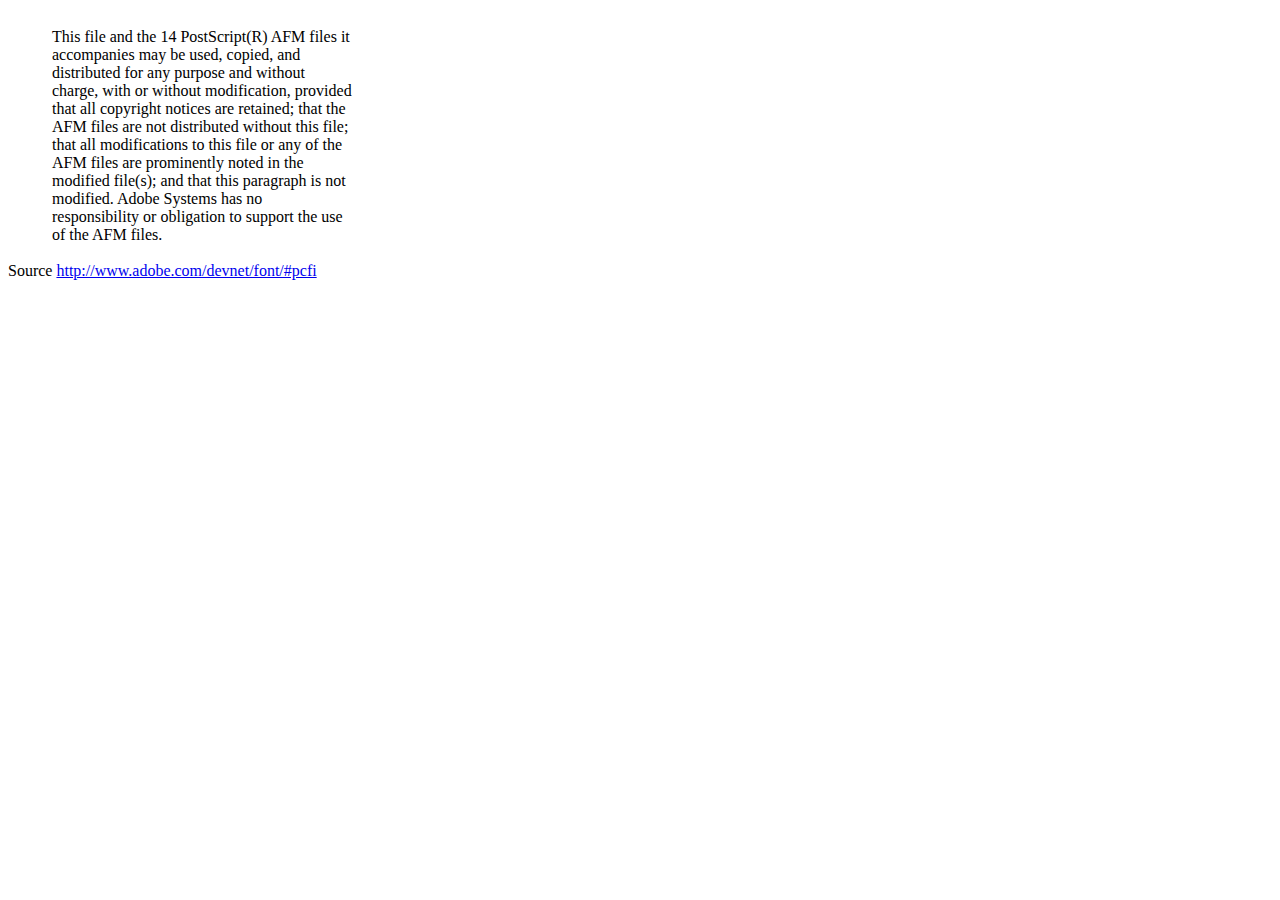
<file: vendor/dompdf/vendor/dompdf/dompdf/lib/fonts/mustRead.html>
<html>
	<head>
		<meta http-equiv="content-type" content="text/html;charset=iso-8859-1">
		<meta name="generator" content="Adobe GoLive 4">
		<title>Core 14 AFM Files - ReadMe</title>
	</head>
	<body bgcolor="white">
		<font color="white">or</font>
		<table border="0" cellpadding="0" cellspacing="2">
			<tr>
				<td width="40"></td>
				<td width="300">This file and the 14 PostScript(R) AFM files it accompanies may be used, copied, and distributed for any purpose and without charge, with or without modification, provided that all copyright notices are retained; that the AFM files are not distributed without this file; that all modifications to this file or any of the AFM files are prominently noted in the modified file(s); and that this paragraph is not modified. Adobe Systems has no responsibility or obligation to support the use of the AFM files. <font color="white">Col</font></td>
			</tr>
		</table>
		<p>Source <a href="http://www.adobe.com/devnet/font/#pcfi">http://www.adobe.com/devnet/font/#pcfi</a></p>
</body>
</html>
</file>
<file: assets/styles/main.css>
* {
    margin: 0;
    padding: 0;
    box-sizing: border-box;
    font-family: "Poppins", sans-serif;
}

body {
    background-color: #ffffff;
    color: #1a1a1a;
}

/* ============= NAVBAR ============= */
.header {
    display: flex;
    align-items: center;
    height: 100px;
    width: 100%;
    justify-content: flex-start;
}

/* Recuadro azul solo donde está el logo */
.logo-box {
    background-color: #1B5CFF;
    width: 200px;       
    height: 100%;
    display: flex;
    justify-content: center;
    align-items: center;
}

.logo {
    width: 100px;
}

/* Parte blanca del header */
.nav-container {
    flex: 4;
    background-color: #ffffff;
    display: flex;
    align-items: center;
    justify-content: space-between;
    padding: 0 70px;
}

.nav-links {
    display: flex;
    align-items: center;
    gap: 80px; 
}

.nav-links a {
    color: #000;
    text-decoration: none;
    font-size: 20px;
    font-weight: 500;
    position: relative;
    padding: 0 10px;
}
.nav-links,  a:hover {
    color: #1B5CFF;
}


/* Línea azul entre los enlaces */
.nav-links a::after {
    content: "";
    position: absolute;
    right: -40px; 
    top: 60%;
    transform: translateY(-50%);
    width: 2px;
    height: 40px; 
    background-color: #1B5CFF; 
}


.nav-actions {
    display: flex;
    align-items: center;
    gap: 40px;
}

.login {
    color: #0056ff;
    font-weight: 500;
    text-decoration: none;
    font-size: 20px;
}
.login:hover {
    text-decoration: underline;
}

.btn-primary {
    background-color: #006aff;
    color: #fff;
    border: none;
    border-radius: 6px;
    padding: 8px 20px;
    cursor: pointer;
    font-weight: 600;
    font-size: 18px;
}

.btn-primary:hover {
    background-color: #004dcc;
}


/* ============= BOTONES UNIFICADOS ============= */
.btn-secondary,
.hero .btn-secondary,
.features .btn-secondary,
.main-features button {
    background-color: #1B5CFF;
    color: #fff;
    border: none;
    border-radius: 10px;
    width: 250px;         
    height: 55px;          
    font-size: 18px;
    font-weight: 600;
    cursor: pointer;
    transition: 0.3s ease;
    text-align: center;
    display: inline-block;
}

.btn-secondary:hover,
.hero .btn-secondary:hover,
.features .btn-secondary:hover,
.main-features button:hover {
    background-color: #004dcc;
}

/* ============= HERO ============= */
.hero {
    background: #0084FF;
    color: #fff;
    padding: 60px 15%;
    display: flex;
    align-items: center;
    justify-content: space-between;
}

.hero-content {
    max-width: 900px;
}

.title {
    font-size: 80px;
    font-weight: 700;
    margin-bottom: 10px;
}

.title span {
    color: #000;
    padding: 0 6px;
    border-radius: 4px;
}

.subtitle {
    font-size: 40px;
    margin-bottom: 25px;
    line-height: 1.3;
}

.hero-img img {
    width: 180px;
}

/* ============= FEATURES ============= */
.features {
    background: #ffffff;
    text-align: center;
    padding: 50px 10%;
}

.features h2 {
    color: #1a1a1a;
    font-size: 30px;
    font-weight: 600;
    margin-bottom: 35px;
}

.features-grid {
    display: flex;
    justify-content: center;
    flex-wrap: wrap;
    gap: 35px;
}

.feature-item {
    width: 170px;
    text-align: center;
    border-radius: 10px;
    padding: 15px 10px;
    transition: transform 0.2s ease-in-out;
}

.feature-item:hover {
    transform: translateY(-5px);
}

.feature-item img {
    width: 80px;
    margin-bottom: 10px;
}

.feature-item p {
    font-size: 25px;
    color: #fff;
    font-weight: 600;
}

.feature-item:nth-child(1),
.feature-item:nth-child(3) {
    background-color: #2897FF;
}

.feature-item:nth-child(2),
.feature-item:nth-child(4) {
    background-color: #1B5CFF;
}

.features .btn-secondary {
    margin-top: 40px;
}

/* ============= WHY TASKCOLAB ============= */
.why {
    display: flex;
    align-items: center;
    justify-content: center;
    gap: 60px;
    background: #f0f6ff;
    padding: 80px 10%;
    position: relative;
}

.why::before {
    content: "";
    position: absolute;
    right: 0;
    top: 0;
    width: 60%;
    height: 90%;
    background: #007bff;
    opacity: 0.12;
}

.why-img img {
    width: 600px;
    max-width: 100%;
    z-index: 1;
}

.why-text {
    background: #007bff;
    color: #fff;
    padding: 40px 50px;
    border-radius: 15px;
    z-index: 2;
    max-width: 450px;
}

.why-text h3 {
    font-size: 36px;
    font-weight: 700;
    margin-bottom: 20px;
    text-align: center;
}

.why-text ul {
    list-style: none;
    padding: 0;
}

.why-text li {
    font-size: 32px;
    margin-bottom: 10px;
    padding-left: 20px;
    position: relative;
}

.why-text li::before {
    content: "•";
    color: #fff;
    position: absolute;
    left: 0;
    top: 0;
}

/* ============= MAIN FEATURES ============= */
.main-features {
    text-align: center;
    padding: 60px 10%;
}

.main-features h3 {
    font-size: 30px;
    color: #000000;
    margin-bottom: 35px;
}

.main-features-list {
    display: flex;
    flex-direction: column;
    align-items: center;
    gap: 20px;
    margin-bottom: 50px;
}

.feature-card {
    padding: 20px;
    border-radius: 10px;
    width: 90%;
    max-width: 1100px;
    display: flex;
    align-items: center;
    gap: 20px;
    text-align: left;
    transition: 0.3s ease;
}

.feature-card:nth-child(odd) {
    background: #1B5CFF;
}

.feature-card:nth-child(even) {
    background: #2897FF;
}

.feature-card img {
    width: 60px;
}

.feature-card p {
    font-size: 20px;
    color: #ffffff;
    line-height: 1.3;
}
.feature-card:hover {
    transform: translateY(-5px);
}

/* ============= CTA ============= */
.cta {
    background-color: #2897FF;
    color: #fff;
    text-align: center;
    padding: 60px 8%;
    border-radius: 20px;
    max-width: 1100px;
    margin: 50px auto;
    box-shadow: 0 4px 15px rgba(0, 0, 0, 0.08);
}

.cta p {
    font-size: 38px;
    font-weight: 600;
    margin-bottom: 35px;
}

.cta .btn {
    background: #fff;
    color: #007bff;
    padding: 18px 45px;
    border-radius: 10px;
    font-weight: 700;
    font-size: 30px;
    border: none;
    cursor: pointer;
    transition: 0.3s;
}

.cta .btn:hover {
    background: #e6f0ff;
}

/* ============= FOOTER ============= */
.footer {
    background: #1B5CFF;
    color: #fff;
    text-align: center;
    font-size: 20px;
    padding: 30px 0;
}

.footer .colab-black {
    color: #000;
    font-weight: 700;
}

/* ============= SECCION LOGINN ============= */
/* ==== FONDO ==== */
.login-background {
    background: #0084FF url('../img/imagenfondologin.png') center center no-repeat;
    background-size: cover;
    width: 100%;
    height: 100vh;

    display: flex;
    flex-direction: column;
    justify-content: center;
    align-items: center;
    position: relative;
}


/* ==== TARJETA LOGIN ==== */
.login-card {
    
    background: rgba(255, 255, 255, 0.8);
    padding: 40px 60px;
    border-radius: 15px;
    box-shadow: 0 4px 10px rgba(0,0,0,0.15);
    text-align: center;
    width: 320px;
}

.login-card h2 {
    margin-bottom: 25px;
    font-size: 26px;
    color: #000;
}

/* ==== CAMPOS ==== */
.login-card label {
    display: block;
    text-align: left;
    margin-bottom: 6px;
    font-size: 14px;
    font-weight: 600;
    color: #000000;
}

.login-card input {
    background-color: rgba(27, 92, 255, 0.55); 
    color: #ffffff;
    width: 100%;
    padding: 10px;
    border-radius: 8px;
    border: 1.5px solid transparent;
    margin-bottom: 18px;
    font-size: 14px;
    outline: none;
}

.login-card input:focus {
    border-color: #ffffff; 
    box-shadow: 0 0 8px rgba(255, 255, 255, 0.7); 
    color: #ffffff;
    background-color: rgba(27, 92, 255, 0.8);
}
/* ==== BOTÓN ==== */
.login-card button {
    background-color: #1B5CFF;
    color: #fff;
    border: none;
    border-radius: 8px;
    padding: 10px 0;
    width: 100%;
    font-size: 16px;
    font-weight: 600;
    cursor: pointer;
    transition: 0.3s;
}

.login-card button:hover {
    background-color: #004dcc;
}

/* ==== ENLACE ==== */
.register-link {
    display: block;
    margin-top: 15px;
    color: #004dcc;
    text-decoration: none;
    font-size: 16px;
}


/* ==== LOGO SUPERIOR ==== */
.logo-header {
    background: #1B5CFF;
    position: absolute;
    top: 0px;
    left: 0px;
    padding: 20px; 
    border-radius: 0px; 
    display: flex;
    justify-content: center;
    align-items: center;
    box-shadow: 0 2px 8px rgba(0,0,0,0.2);
    transition: all 0.3s ease;
}
.logo-header:hover {
    background: #004dcc; 
    transform: scale(1.05); 
    box-shadow: 0 4px 12px rgba(0,0,0,0.3); 
}

.logo-header img {
    width: 90px;
    height: auto;
}
.register-link:hover {
    text-decoration: underline;
}

/* ==================== TABLEROS ==================== */

.why-tableros {
    display: flex;
    justify-content: center;
    align-items: center;
    gap: 25px;
    padding: 60px 10%;
    flex-wrap: wrap;
}

/* Recuadros */
.why-box {
    width: 500px;
    height: 300px;
    border-radius: 10px;
    display: flex;
    flex-direction: column;
    justify-content: center;
    align-items: center;
    padding: 60px;
}

/* Recuadro blanco */
.white-box img {
    width: 100%;
    height: auto;
}

/* Recuadro azul */
.blue-box {
    background-color: #1B5CFF;
    color: #ffffff;
    text-align: center;
    border-radius: 10px;
    padding: 30px;
}

.blue-box h3 {
    font-size: 30px;
    line-height: 1.4;
    margin-bottom: 20px;
    font-weight: 600;
}

.blue-box img {
    width: 90px;
    height: auto;
}

/* Hover sutil */
.white-box:hover, .blue-box:hover {
    transform: translateY(-5px);
    transition: 0.3s ease;
}



/* --- FEATURES TABLEROS --- */
.features-tableros {
    background: #ffffff;
    text-align: center;
    font-size: 36px;
    padding: 60px 10%;
}

.features-grid-tableros {
    display: flex;
    flex-direction: column; /* uno debajo del otro */
    align-items: center;
    gap: 25px; /* separación entre recuadros */
}

/* Recuadro individual */
.feature-item-tableros {
    display: flex;
    align-items: center;
    justify-content: space-between;
    gap: 30px;
    width: 500px;
    border-radius: 12px;
    padding: 20px 25px;
    transition: all 0.3s ease;
    color: #ffffff;
    cursor: pointer;
}

/* Texto dentro del recuadro */
.feature-item-tableros p {
    font-size: 30px;
    font-weight: 400;
    margin: 0;
}

/* Imagen a la derecha */
.feature-item-tableros img {
    width: 100px;
    height: auto;
}
.main-features-box,
.main-features-box * {
  color: #fff !important;
}

/* Colores alternados */
.feature-item-tableros:nth-of-type(2) {
    background-color: #1B5CFF;
}
.feature-item-tableros:nth-of-type(3) {
    background-color: #2897FF;
}
.feature-item-tableros:nth-of-type(4) {
    background-color: #1B5CFF;
}

/* Hover igual que login/registro */
.feature-item-tableros:hover {
    transform: scale(1.05);
    box-shadow: 0 0 15px rgba(27, 92, 255, 0.5);
}

/* Botón final */
.features-tableros .btn-secondary {
    margin-top: 40px;
    padding: 12px 25px;
    font-size: 18px;
    background-color: #1B5CFF;
    color: white;
    border: none;
    border-radius: 8px;
    cursor: pointer;
    transition: all 0.3s ease;
}

.features-tableros .btn-secondary:hover {
    background-color: #174ed1;
    transform: scale(1.05);
}

/* === MAIN FEATURES: un solo recuadro con texto vertical e imágenes a la derecha === */
.main-features-tableros {
    text-align: center;
    padding: 60px 0;
}

/* Recuadro azul completo */
.main-features-box {
    background-color: #1B5CFF;
    color: #fff;
    max-width: 1100px;
    width: 90%;
    max-width: Cx;
    margin: 0 auto;
    padding: 40px 60px;
    border-radius: 10px;
    box-shadow: 0 4px 10px rgb(255, 255, 255);
}

/* Título */
.main-features-box h3 {
    color:#f0f6ff;
    font-size: 30px;
    font-weight: 700;
    margin-bottom: 35px;
    text-align: center;
}

/* Contenedor de los pasos */
.main-features-steps {
    display: flex;
    flex-direction: column;
    gap: 25px;
}

/* Cada paso */
.step {
    display: flex;
    align-items: center;
    gap: 25px;
    /*justify-content: flex-start;*/
    text-align: left;
}

/* Números dentro de círculos */
.circle {
    width: 50px;
    height: 50px;
    border: 3px solid #fff;
    border-radius: 50%;
    display: flex;
    align-items: center;
    justify-content: center;
    font-weight: 700;
    font-size: 20px;
}

/* Texto de cada paso */
.step p {
    font-size: 25px;
    flex: 1;
}

/* Botón */
.main-features-tableros .btn-primary {
    margin-top: 30px;
    padding: 15px 20px;
    font-size: 18px;

}
/* Logo con hover en la esquina superior izquierda */
.logo-box-todo {
    background-color: #1B5CFF;
    width: 200px;        /* Ajusta este valor para hacerlo más o menos largo */
    height: 100%;
    display: flex;
    justify-content: center;
    align-items: center;
}
.logo-box-todo:hover {
    background: #004dcc; 
    transform: scale(1.05); 
    box-shadow: 0 4px 12px rgba(0,0,0,0.3);
}



/* ==================== TAREAS ============================== */
/* ==== SECCIÓN WHY-TAREAS ==== */
.why-tareas {
  display: flex;
  justify-content: center;
  align-items: flex-start;
  gap: 50px;
  padding: 50px 10%;
  position: relative;
}

/* Cada bloque de tarea (parte 1 y parte 2) */
.why-tareas > div {
  flex: 1;
  text-align: left;
}

/* Línea vertical al centro */
.why-tareas::before {
  content: "";
  position: absolute;
  top: 0;
  bottom: 0;
  width: 3px;
  background-color: #1B5CFF;
  left: 50%;
  transform: translateX(-50%);
}

/* Título de cada parte */
.why-tareas h3 {
  font-size: 30px;
  color: #000;
  margin-bottom: 15px;
  text-align: center;
}

/* Caja de cada fila (tarea asignada, fecha, prioridad, etc.) */
.why-box-tareas {
  display: flex;
  align-items: center;
  gap: 10px;
  margin-bottom: 10px;
}

.why-box-tareas img {
  width: 30px;
  height: 30px;
}

.why-box-tareas p {
  font-size: 20px;
  color: #000;
  margin: 0;
}


/* ==== SECCIÓN FUNCIONES DE TAREAS ==== */
.features-task {
  text-align: center;
  background-color: #fff;
  padding: 60px 10%;
}

.features-task-box h3:first-of-type {
  font-size: 36px;
  margin-bottom: 25px;
  color: #000;
}

.features-steps {
  display: flex;
  flex-direction: column;
  align-items: flex-start;
  gap: 15px;
  margin: 0 auto 25px;
  max-width: 700px;
}

.step {
  display: flex;
  align-items: center;
  gap: 10px;
}

.step img {
  width: 25px;
}

.step p {
  font-size: 25px;
  color: #000;
}

.features-task-box h3:last-of-type {
  font-size: 30px;
  color: #000;
  margin: 30px 0 10px;
}

.features-task button {
  background-color: #1B5CFF;
  color: #fff;
  border: none;
  border-radius: 8px;
  padding: 18px 42px;
  font-size: 16px;
  cursor: pointer;
  transition: 0.3s;
}

.features-task button:hover {
  background-color: #004dcc;
}

/* ==== SECCIÓN DE TRES RECUADROS AZULES ==== */
.mmain-features {
  background-color: #fff;
  text-align: center;
  padding: 50px 10%;
}

.main-features-grid {
  display: flex;
  justify-content: center;
  gap: 20px;
  margin-bottom: 30px;
}

.feature-item-task {
  background-color: #1B5CFF;
  border-radius: 12px;
  padding: 20px 25px;
  width: 350px;
  font-size: 30px;
  color: #fff;
  display: flex;
  flex-direction: row-reverse;
  align-items: center;
  justify-content: space-between;
  text-align: left;
  transition: transform 0.3s ease, background-color 0.3s ease;
}

.feature-item-task :hover {
  transform: translateY(-5px);
  background-color: #004dcc;
}

.feature-item-task-task p {
  font-size: 20px;
  font-weight: 600;
  margin: 5;
  max-width: 80%;
}

.feature-item-task img {
  width: 90px;
  height: auto;
}

/* Botón debajo */
.mmain-features button {
  background-color: #1B5CFF;
  color: #fff;
  border: none;
  border-radius: 8px;
  padding: 12px 25px;
  font-size: 16px;
  cursor: pointer;
  transition: 0.3s;
}

.mmain-features button:hover {
  background-color: #004dcc;
}

/* ================== SECCION USUARIOS ======================= */

.why-usuarios {
  display: flex;
  justify-content: space-between;
  align-items: flex-start;
  background-color: #ffffff;
  padding: 60px 10%;
  gap: 50px;
}

.why-parte1-usuarios {
  flex: 1;
}

.why-parte1-usuarios h3 {
  font-size: 40px;
  color: #000;
  margin-bottom: 15px;
}

.why-parte1-usuarios p {
  font-size: 20px;
  color: #333;
  line-height: 1.6;
}

.why-parte2-usuarios {
  flex: 1;
  display: flex;
  justify-content: center;
  font-size: 10px;
}
.why-parte2-usuarios:hover{
    transform: translateY(-5px);
}

.why-box-usuarios {
  background-color: #f8faff;
  border: 1px solid #d9e3ff;
  border-radius: 12px;
  padding: 25px 30px;
  width: 350px;
  text-align: left;
  box-shadow: 0px 3px 8px rgba(0,0,0,0.05);
}

.user-header {
  display: flex;
  align-items: center;
  gap: 15px; /* espacio entre foto y texto */
  margin-bottom: 15px;
}

.user-header img {
  width: 80px;
  height: 80px;
  border-radius: 50%;
}

.user-info h3 {
  font-size: 30px;
  color: #000;
  margin: 0;
}

.user-info h4 {
  font-size: 15px;
  color: #000000;
  margin-top: 5px;
}

.why-box-usuarios ul {
  list-style-type: disc;
  padding-left: 20px;
  margin: 0;
}

.why-box-usuarios li {
  font-size: 20px;
  color: #000;
  margin-bottom: 5px;
}

/* ======= SECCIÓN FEATURES (Roles y Seguridad) ======= */
.features-usuarios {
  background-color: #fff;
  padding: 60px 10%;
  text-align: center;
}

.features-grid-usuarios {
  display: flex;
  flex-wrap: wrap;
  justify-content: center;
  gap: 25px;
  margin-top: 30px;
}

/* Títulos y descripciones generales */
.features-grid-usuarios > div:first-child {
  flex-basis: 100%;
  text-align: center;
}

.features-grid-usuarios h3 {
  font-size: 40px;
  color: #000;
  margin-bottom: 10px;
}

.features-grid-usuarios p {
  font-size: 20px;
  color: #333;
  line-height: 1.5;
}

/* Tarjetas individuales */
.feature-item-usuarios {
  background-color: #f8faff;
  border: 1px solid #d9e3ff;
  border-radius: 12px;
  padding: 25px 20px;
  width: 350px;
  text-align: left;
  text-align: center;
  box-shadow: 0px 3px 8px rgba(0,0,0,0.05);
  transition: transform 0.3s ease;

  display: flex;
  flex-direction: column;
  gap: 20px;
}

.feature-item-header {
  display: flex;
  align-items: center;
  gap: 15px;
}

.feature-item-usuarios:hover {
  transform: translateY(-5px);
}

.feature-item-usuarios img {
  width: 60px;
  height: 60px;
}

.feature-item-usuarios h3 {
  font-size: 25px;
  color: #000;
  margin-bottom: 0px;
}

.feature-item-usuarios p {
  font-size: 18px;
  color: #444;
  text-align: justify;
}

/* ======= BOTÓN ======= */
.btn-secondary {
  background-color: #1b5cff;
  color: #fff;
  font-size: 18px;
  font-weight: 500;
  margin-top: 30px;;
  border-radius: 8px;
  padding: 12px 28px;
  cursor: pointer;
  transition: background 0.3s ease;
}

.btn-secondary:hover {
  background-color: #0d47d4;
}

/* ====== SECCIÓN TIPOS DE REPORTES ====== */
.features-reportes {
  background-color: #fff;
  text-align: center;
  padding: 60px 10%;
}

.features-grid-reportes {
  display: flex;
  flex-direction: column;
  align-items: center;
  gap: 35px;
}

.features-grid-reportes h3 {
  font-size: 30px;
  font-weight: 700;
  color: #000;
  margin-bottom: 20px;
}

/* Contenedor principal de los ítems */
.feactures-item-repo {
  display: flex;
  flex-wrap: wrap;
  justify-content: center;
  gap: 30px;
}

/* Cada ítem individual */
.item-header-repo {
  display: flex;
  align-items: center;
  gap: 15px;
  background-color: #f8f9ff;
  border: 2px solid #d3dcff;
  border-radius: 12px;
  padding: 20px 25px;
  width: 300px;
  transition: all 0.3s ease;
  text-align: left;
}

.item-header-repo:hover {
  background-color: #e9efff;
  transform: translateY(-5px);
  box-shadow: 0 4px 12px rgba(0, 0, 0, 0.15);
}

/* Imagen de cada tipo de reporte */
.item-header-repo img {
  width: 60px;
  height: 60px;
  flex-shrink: 0;
}

/* Texto al lado derecho */
.item-header-repo p {
  font-size: 18px;
  font-weight: 600;
  color: #000;
  margin: 0;
}

/* =================== SECCIÓN PRINCIPAL (VENTAJAS DE REPORTES) ============== */
.features-reportes {
  background-color: #fff;
  text-align: center;
  padding: 60px 10%;
}

.features-grid-reportes {
  display: flex;
  flex-direction: column;
  align-items: center;
  gap: 35px;
}

/* Título principal */
.features-grid-reportes h3 {
  font-size: 35px;
  font-weight: 700;
  color: #000;
  margin-bottom: 30px;
}

/* Contenedor de los ítems */
.feactures-item-repo {
  display: flex;
  flex-wrap: wrap;
  justify-content: center;
  gap: 20px;
}

/* Cada recuadro (Tipo de reporte) */
.item-header-repo {
  display: flex;
  flex-direction: column;
  align-items: center;
  justify-content: center;
  background-color: #fff;
  border: 1px solid #cfd6ff;
  border-radius: 10px;
  padding: 25px 20px;
  width: 230px;
  height: 200px;
  box-shadow: 0 2px 6px rgba(0,0,0,0.1);
  transition: all 0.3s ease;
}

.item-header-repo:hover {
  transform: translateY(-5px);
  border-color: #6a8dff;
  box-shadow: 0 5px 15px rgba(0,0,0,0.15);
}

/* Imagen arriba */
.item-header-repo img {
  width: 85px;
  height: 85px;
  margin-bottom: 10px;
}

/* Texto debajo */
.item-header-repo p {
  font-size: 20px;
  font-weight: 600;
  color: #000;
  margin: 0;
  text-align: center;
}

/* ====== SECCIÓN PRINCIPAL (VENTAJAS DE REPORTES) ====== */
.main-features-reportes {
  text-align: center;
  padding: 60px 10%;
  background-color: #fff;
}

.main-features-reportes h3 {
  font-size: 30px;

  font-weight: 700;
  color: #000;
  margin-bottom: 30px;
}

.main-features-reportes p {
  font-size: 25px;
  color: #333;
  margin-bottom: 35px;
}

/* Lista de ventajas */
.main-features-list-repo {
  display: flex;
  flex-direction: column;
  align-items: center;
  gap: 18px;
}

/* Cada tarjeta azul */
.feature-card-repo {
  display: flex;
  align-items: center;
  gap: 15px;
  color: #fff;
  padding: 20px 35px;
  border-radius: 10px;
  width: 650px;
  box-shadow: 0 4px 12px rgba(0, 0, 0, 0.15);
  transition: transform 0.3s ease;
}

.feature-card-repo:hover {
  transform: scale(1.03);
}

/* Colores alternos */
.feature-card-repo:nth-child(1),
.feature-card-repo:nth-child(3) {
  background: linear-gradient(90deg, #36A0FF, #00A2FF); /* azul claro */
}

.feature-card-repo:nth-child(2),
.feature-card-repo:nth-child(4) {
  background: linear-gradient(90deg, #004DFF, #0029FF); /* azul más oscuro */
}

/* Imagen al lado izquierdo */
.feature-card-repo img {
  width: 60px;
  height: 60px;
  flex-shrink: 0;
}

/* Texto a la derecha */
.feature-card-repo p {
  color:white;
  font-size: 20px;
  font-weight: 700;
  margin: 0;
  text-align: left;
}

/* Botón */
.main-features-reportes .btn-primary {
  background: linear-gradient(90deg, #0072FF, #0041FF);
  color: #fff;
  border: none;
  padding: 15px 75px;
  border-radius: 8px;
  margin-top: 40px;
  font-size: 18px;
  font-weight: 600;
  cursor: pointer;
  transition: all 0.3s ease;
}

.main-features-reportes .btn-primary:hover {
  background: linear-gradient(90deg, #0055CC, #002EBB);
  box-shadow: 0 5px 15px rgba(0, 0, 0, 0.2);
  transform: translateY(-2px);
}





/* ========================== MENUS DE LOS NAVBAR ================================*/
/* ======== MENÚ DESPLEGABLE NAVBAR ======== */
.nav-item {
  position: relative;
}

.dropdown-toggle {
  cursor: pointer;
  display: inline-flex;
  align-items: center;
  gap: 5px;
  color: inherit;
  text-decoration: none;
}

.dropdown-toggle,
.dropdown-menu a:hover h4,
.dropdown-menu a:hover p a:hover {
  color: #1b5cff; /* azul de tu diseño */
  
}


.arrow {
  font-size: 12px;
  transition: transform 0.3s ease;
}

.dropdown-menu {
  position: absolute;
  top: 100%; /* justo debajo del enlace */
  left: 50%; /* empieza en el centro horizontal */
  transform: translateX(-50%); /* lo mueve para centrarlo */
  background-color: #ffffff; /* o el color de fondo que uses */
  border-radius: 8px;
  padding: 10px;
  box-shadow: 0 4px 8px rgba(0, 0, 0, 0.15);
  min-width: 230px; /* puedes ajustarlo si quieres */
  z-index: 1000;
  display: none; /* por defecto oculto */
  transform: translateX(-50%) translateX(0px);
}

.dropdown-menu h4 {
  font-size: 16px;
  text-align: center;
  color: #000;
  margin: 0;
}

.dropdown-menu p {
  margin-top: 4px;
  font-size: 14px;
  color: #444;
  line-height: 1.4;
}


/* ESTADO ACTIVO */
.dropdown.active .dropdown-menu {
  display: block;
}

.dropdown.active .arrow {
  transform: rotate(180deg);
}

/* Quita cualquier borde o línea en los submenús */
.dropdown-menu,
.dropdown-menu * {
  border: none !important;
  box-shadow: none !important;
}

/* Si la línea viene de un pseudo-elemento (::before o ::after) */
.dropdown-menu a::before,
.dropdown-menu a::after,
.dropdown-menu h4::before,
.dropdown-menu h4::after {
  content: none !important;
  border: none !important;
}

/* Además, aseguramos que no tenga un underline azul */
.dropdown-menu a {
  text-decoration: none !important;
}








































/* ==================== RESPONSIVE DESIGN ==================== */

/* Pantallas pequeñas (celulares) */
@media (max-width: 768px) {
    /* Header */
    .header {
        flex-direction: column;
        height: auto;
    }

    .nav-container {
        flex-direction: column;
        padding: 20px;
        gap: 20px;
    }

    .nav-links {
        flex-direction: column;
        gap: 25px;
    }

    .nav-links a::after {
        display: none; /* Quita las líneas verticales en móvil */
    }

    .nav-actions {
        flex-direction: column;
        gap: 15px;
    }

    /* Hero */
    .hero {
        flex-direction: column;
        text-align: center;
        padding: 40px 5%;
    }

    .hero-img img {
        width: 120px;
        margin-top: 20px;
    }

    .title {
        font-size: 40px;
    }

    .subtitle {
        font-size: 22px;
    }

    /* Features */
    .features-grid {
        flex-direction: column;
        align-items: center;
    }

    .feature-item {
        width: 80%;
        max-width: 250px;
    }

    /* Why section */
    .why {
        flex-direction: column;
        gap: 30px;
        padding: 40px 5%;
    }

    .why-img img {
        width: 100%;
        max-width: 400px;
    }

    .why-text {
        padding: 25px;
        font-size: 16px;
    }

    /* Main features */
    .feature-card {
        flex-direction: column;
        text-align: center;
        width: 100%;
    }

    .feature-card img {
        width: 50px;
    }

    /* CTA */
    .cta p {
        font-size: 26px;
    }

    .cta .btn {
        font-size: 18px;
        padding: 12px 25px;
    }

    /* Login */
    .login-card {
        width: 90%;
        padding: 30px 25px;
    }

    .logo-header img {
        width: 70px;
    }
}

/* Pantallas medianas (tablets) */
@media (max-width: 1024px) {
    .nav-links {
        gap: 60px;
    }

    .hero .title {
        font-size: 48px;
    }

    .why {
        gap: 40px;
    }

    .why-text {
        padding: 30px;
    }
}
</file>
<file: assets/styles/pantallas.css>
/* === ESTILOS GENERALES === */
body {
  margin: 0;
  font-family: "Poppins", sans-serif;
  background-color: #f8f9ff;
  display: grid;
  grid-template-areas:
    "header header"
    "sidebar main"
    "footer footer";
  grid-template-columns: 200px 1fr;
  grid-template-rows: 100px 1fr 80px;
  height: 100vh;
}

/* === HEADER === */
.header {
  grid-area: header;
  display: flex;
  justify-content: space-between;
  align-items: center;
  border-bottom: 4px solid #0047c3;
}

.left-section {
  display: flex;
  align-items: center;
}

.logo-box-todo {
  background-color: #1b5cff;
  width: 200px;
  height: 100%;
  display: flex;
  justify-content: center;
  align-items: center;
  transition: 0.3s;
}
.logo-box-todo:hover {
  background: #004dcc;
  transform: scale(1.05);
}

.logo {
  width: 100px;
}

/* Pestaña superior */
.tab-container {
  display: flex;
  align-items: center;
  gap: 5px;
}
.tab {
  background-color: #1b5cff;
  color: #fff;
  padding: 30px 20px;
  border: 3.5px solid #fff;
  font-weight: bold;
  box-shadow: 0 4px 8px rgba(0, 0, 0, 0.2);
}
.add-tab {
  background: none;
  border: none;
  font-size: 40px;
  font-weight: bold;
  margin-left: 10px;
  color: #000;
  cursor: pointer;
  transition: color 0.3s;
}
.add-tab:hover {
  color: #0047c3;
}

/* Usuario */
.user-info {
  display: flex;
  align-items: center;
  gap: 15px;
}
.user-info img {
  width: 70px;
  height: 80px;
  cursor: pointer;
}
.profile-circle {
  width: 50px;
  height: 50px;
  background-color: #1b5cff;
  color: #000;
  font-weight: bold;
  border-radius: 50%;
  display: flex;
  justify-content: center;
  align-items: center;
  font-size: 25px;
}
/* === SECCIÓN DE INICIO === */
#inicio {
  flex-direction: column;
  justify-content: center;
  align-items: center;
  height: 100%;
  text-align: center;
  color: #000;
}

#inicio h2 {
  font-size: 60px;
  font-weight: bold;
  margin-bottom: 15px;
}

#inicio p {
  font-size: 22px;
  color: #333;
}
/* === SIDEBAR === */
.sidebar {
  grid-area: sidebar;
  display: flex;
  flex-direction: column;
  gap: 10px;
  padding: 15px;
  border-right: 4px solid #1b5cff;
}
.sidebar a {
  background-color: #1b5cff;
  color: #fff;
  text-decoration: none;
  font-weight: 600;
  font-size: 20px;
  padding: 10px;
  border-radius: 5px;
  display: flex;
  justify-content: space-between;
  align-items: center;
  transition: 0.3s;
}
.sidebar a:hover {
  background-color: #0047c3;
}
.sidebar img {
  width: 20px;
  height: 20px;
  margin-left: 8px;
}


/* === CONTENIDO PRINCIPAL === */
.main-content {
  grid-area: main;
  background-color: #fff;
  display: flex;
  flex-direction: column;
  align-items: center;
  text-align: center;
  justify-content: center;
}
.task-blue { color: #007bff; font-weight: 700; }
.task-black { color: #000; }

.seccion { display: none; }
.seccion.activa { display: block; }

/* === SECCIÓN TABLEROS === */
.titulo-tableros {
  text-align: center;
  margin-bottom: 20px;
  font-size: 50px;
  font-weight: bold;
}

.contenedor-tableros {
  display: flex;
  justify-content: center;
  gap: 30px;
  padding: 20px;
  flex-wrap: wrap;
}

.columna {
  background-color: #1e5eff;
  color: white;
  width: 250px;
  min-height: 500px;
  border-radius: 10px;
  padding: 0 15px 15px 15px;
  display: flex;
  flex-direction: column;
  align-items: flex-start;
  position: relative;
}

/* Contenedor de cada columna */
.columna {
  background-color: #1e5eff;
  color: white;
  width: 250px;
  min-height: 500px;
  border-radius: 10px;
  padding: 15px;
  display: flex;
  flex-direction: column;
  align-items: flex-start;
  position: relative;
}

/* Contenedor de las columnas */
.columna {
  background-color: #1e5eff;
  color: white;
  width: 250px;
  min-height: 500px;
  border-radius: 10px;
  padding: 15px;
  display: flex;
  flex-direction: column;
  align-items: center; /* Centra el contenido dentro */
}

/* Encabezado del título + botón */
.titulo-columna {
  display: flex;
  align-items: center;
  justify-content: center; /* Centra horizontalmente */
  gap: 10px; /* Espacio entre título y + */
  border-bottom: 2px solid white;
  width: 100%;
  text-align: center;
  margin-bottom: 15px;
  padding-bottom: 5px;
}

/* Título */
.titulo-columna h3 {
  font-size: 30px;
  margin: 0;
  color: white;
}

/* Botón + */
.add-card {
  background: none;
  border: none;
  color: black; /* Color inicial */
  font-size: 40px;
  font-weight: bold;
  cursor: pointer;
  transition: color 0.2s, transform 0.2s;
  margin-top: -2px;
}

/* Hover del + */
.add-card:hover {
  color: white;
  transform: scale(1.1);
}



.seccion{
  display: none;
}
.seccion.activa{
  display: block;
}
#inicio.activa {
  display: flex;
}

/* === FORMULARIO TARJETA === */
.titulo {
  font-size: 40px; 
  margin-bottom: auto;
}
.form-tarjeta {
  border: 3px solid #1b5cff;
  border-radius: 10px;
  padding: 20px 30px;
  width: 600px;
  margin: 0 auto;
  background: white;
}

.form-tarjeta h3 {
  text-align: center;
  margin-bottom: 15px;
  font-size: 30px;
  border-bottom: 2px solid #1b5cff;
  padding-bottom: 5px;
}

.form-tarjeta form {
  display: flex;
  flex-direction: column;
  gap: 10px;
}

.form-tarjeta label {
  font-weight: bold;
  text-align: left;
}

.form-tarjeta input,
.form-tarjeta textarea,
.form-tarjeta select {
  background: #1b5cff;
  color: white;
  border: none;
  border-radius: 5px;
  padding: 8px;
  font-size: 15px;
}
input::placeholder,
textarea::placeholder {
  color: white;
}
/* Selects un poco más grandes */
select {
  font-size: 18px;
  padding: 10px;
}

.form-tarjeta textarea {
  resize: none;
  color: white;
  height: 80px;
}

.form-tarjeta .botones {
  display: flex;
  justify-content: center;
  gap: 15px;
  margin-top: 10px;
}

.form-tarjeta .botones button {
  border: none;
  border-radius: 6px;
  padding: 8px 90px;
  font-weight: bold;
  cursor: pointer;
}

.form-tarjeta .cancelar {
  background: #a1b3ff;
  color: #000;
}

.form-tarjeta .crear {
  background: #0052ff;
  color: #fff;
}
.main-content {
  padding-bottom: 60px; /* espacio seguro abajo */
}

.tarjeta {
  background-color: #2897FF;
  color: #fff;
  border-radius: 10px;
  padding: 15px;
  margin: 0;
  box-shadow: 0 4px 8px rgba(0,0,0,0.2);
  width: 220px;
  font-size: 20px;
  font-family: Arial, sans-serif;
}
/* separa las tarjetas de la línea blanca del título */
.columna .tarjetas {
  margin-top: 15px;
}

.tarjeta h4 {
  color:#000;
  margin-top: 3px;
  margin-bottom: 3px;
}

.tarjeta p {
  color: black;
  display: flex;
  align-items: center;
  gap: 5px;
  margin: 2px 0;
}

.icono {
  width: 50px;
  height: 50px;
}

.botones-tarjeta {
  display: flex;
  justify-content: space-between;
  align-items: center;
  margin-top: 12px;
}
.botones-derecha{
  display: flex;
  gap: 6px;
}
/* === BOTONES === */
.botones-tarjeta button {
  background-color: #0047ff;
  border: none;
  border-radius: 6px;
  color: white;
  font-size: 35px;
  cursor: pointer;
  padding: 6px 10px;
  transition: background 0.3s;
}

.botones-tarjeta button:hover {
  background-color: #002fb3;
}

.tarjeta .acciones button {
  background: #003BFF;
  border: none;
  color: white;
  border-radius: 4px;
  padding: 5px 10px;
  cursor: pointer;
  font-size: 20px;
  transition: 0.2s;
}

.tarjeta .acciones button:hover {
  background: #0047c3;
}
.icono-basura {
  width: 30px;
  height: 35px;
  vertical-align: middle;
  filter: invert(0);
}

.tarjeta .acciones button.eliminar {
  background: #003BFF;
}

.tarjeta .acciones button.eliminar:hover {
  background: #0047c3;
}
.tarjeta{
  margin-bottom: 15px;
}

/* === SECCIÓN ELIMINAR TARJETA === */
#eliminarTarjeta {
  display: none;
  justify-content: center;
  align-items: center;
  height: 100%;
}

#eliminarTarjeta.activa {
  display: flex;
}

.alerta-eliminar {
  background: white;
  border: 4px solid #1b5cff; /* borde azul alrededor */
  border-radius: 12px;
  width: 600px;
  text-align: center;
  padding: 30px 20px;
  box-shadow: 0 5px 15px rgba(0, 0, 0, 0.2);
}

.alerta-eliminar h3 {
  font-size: 32px;
  font-weight: bold;
  color: #1b5cff;
  margin: 0 0 10px 0;
  border-bottom: 3px solid #1b5cff; /* línea abajo */
}

.alerta-eliminar img {
  width: 150px;
  height: 150px;
  margin: 15px 0;
}

.alerta-eliminar p {
  color: #333;
  font-size: 20px;
  margin: 10px 0 25px 0;
}

/* Botones */
.botones-alerta {
  display: flex;
  justify-content: center;
  gap: 40px;
}

.botones-alerta button {
  border: none;
  border-radius: 6px;
  padding: 10px 60px;
  font-weight: bold;
  cursor: pointer;
  font-size: 16px;
  transition: 0.3s;
}

#cancelarEliminar, #cancelarCerrarSesion {
  background: #a1b3ff;
  color: #000;
}

#confirmarEliminar, #confirmarCerrarSesion {
  background: #0052ff;
  color: white;
}

#cancelarEliminar, #confirmarCerrarSesion:hover {
  background: #7f97ff;
}

#confirmarEliminar, #cancelarCerrarSesion:hover {
  background: #003bcc;
}

#cerrarSesion {
  display: none;
  justify-content: center;
  align-items: center;
  height: 100%;
}

#cerrarSesion.activa {
  display: flex;
}




/* === SECCIÓN TAREAS === */
.titulo-tareas{
  font-size: 50px;
}
.tabla-tareas {
  width: 90%;
  margin: 40px auto;
  border-collapse: collapse;
  border: 3.5px solid #007bff;
  background-color: #ffffff;
  color: white;
  font-size: 25px;
  text-align: center;
  min-height: 400px; /* tamaño fijo grande */
}

.tabla-tareas th,
.tabla-tareas td {
  border: 3.5px solid #007bff;
  color:#000;
  padding: 12px;
  vertical-align: middle;
}
.tabla-tareas td{
  font-size: 20px;
}

.tabla-tareas th {
  background-color: #ffffff;
  color: black;
  font-weight: bold;
}

.icono-completado,
.icono-usuario {
  width: 50px;
  height: 50px;
  cursor: pointer;
}

.icono-completado:hover {
  transform: scale(1.1);
}

.estado {
  padding: 6px 12px;
  border-radius: 6px;
  color: white;
  font-weight: bold;
}

.estado.pendiente {
  background-color: #e67e22;
}

.estado.en-progreso {
  background-color: #3498db;
}

.estado.completada {
  background-color: #2ecc71;
}

/* asegura altura mínima incluso sin tareas */
.tabla-tareas tbody {
  height: 300px;
}

.check-cuadro {
  width: 40px;
  height: 40px;
  border: 2px solid #ccc;
  border-radius: 10px;
  background-color: white;
  position: relative;
  cursor: pointer;
  transition: all 0.3s ease;
  display: inline-block;
}

.check-cuadro:hover {
  border-color: #1b5cff;
}

.check-cuadro.checked {
  border-color: #1b5cff;
  background-color: #e8f0ff;
}

.check-cuadro.checked::after {
  content: "✔";
  position: absolute;
  top: 50%;
  left: 50%;
  transform: translate(-50%, -50%);
  color: #1b5cff;
  font-size: 25px;
  font-weight: bold;
}
/* BOTON AÑADOR TAREA*/
.encabezado-tareas {
  display: flex;
  justify-content: flex-end; /* basura a la izq, añadir a la der */
  align-items: center;
  width: 90%;
  max-width: 1100px;
  margin: 20px auto 15px auto;
  position: relative;
}

/* mantiene el título a la izquierda y el botón a la derecha */
.encabezado-tareas h2 {
  margin-right: auto;
  font-size: 40px;
  font-weight: bold;
  color: #000;
}


.btn-azul {
  background-color: #1b5cff;
  color: white;
  border: none;
  padding: 10px 60px;
  font-size: 18px;
  border-radius: 8px;
  font-weight: bold;
  cursor: pointer;
  transition: background 0.3s, transform 0.2s;
}
/*PARA EL BOTON DE LA BASURA*/
.acciones-tareas {
  display: flex;
  align-items: center;
  gap: 15px; /* espacio entre el botón y la basura */
}

.btn-basura {
  position: absolute; /* 🔹 se coloca de forma fija dentro del contenedor */
  left: 0; /* 🔹 al ras del lado izquierdo */
  background-color: #007bff;
  border: none;
  border-radius: 8px;
  padding: 10px;
  cursor: pointer;
  display: none; /* inicia oculto */
  align-items: center;
  justify-content: center;
  transition: background-color 0.2s ease;
}
.btn-basura.mostrar{
  display: flex;
}

.btn-basura:hover {
  background-color: #0056b3; /* azul más oscuro al pasar */
}

.btn-basura img {
  width: 30px;
  height: 30px;
  filter: brightness(0) invert(1); /* vuelve blanco el icono */
}

.btn-azul {
  background-color: #007bff;
  border: none;
  border-radius: 8px;
  color: white;
  padding: 8px 14px;
  cursor: pointer;
  font-weight: bold;
}

.btn-azul:hover {
  background-color: #0056b3;
}

/* FORMULARIO DE AÑADIR TAREA */
.form-tarea {
  background: #fff;
  border: 2px solid #1b5cff;
  border-radius: 12px;
  padding: 30px 40px;
  width: 800px;
  margin: 40px auto;
  box-shadow: 0 0 10px rgba(0,0,0,0.1);
}

/* Título del formulario */
.form-tarea h3 {
  text-align: center;
  color: #1b5cff;
  margin-bottom: 10px;
  font-size: 24px;
}

/* Línea decorativa debajo del título */
.form-tarea h3::after {
  content: "";
  display: block;
  width: 100%;
  height: 2px;
  background-color: #1b5cff;
  margin-top: 10px;
}

/* Etiquetas */
.form-tarea label {
  display: block;
  margin-top: 15px;
  font-weight: bold;
  color: #000;
  text-align: left; /* Alineadas a la izquierda */
}

/* Inputs y selects generales */
.form-tarea input,
.form-tarea textarea,
.form-tarea select {
  width: 100%;
  padding: 10px;
  margin-top: 5px;
  border-radius: 8px;
  border: 1px solid #ccc;
  font-size: 15px;
  background-color: #1b5cff;
  color: #fff;
}

/* Placeholder blanco por defecto */
.form-tarea input::placeholder,
.form-tarea textarea::placeholder {
  color: #fff;
}

/* Primer y segundo input (Título y Descripción) con fondo claro */
#titulo-tarea,
#descripcion-tarea {
  background-color: #1b5cff;
  color: #000;
}

/* Placeholder de los dos primeros campos en negro */
#titulo-tarea::placeholder,
#descripcion-tarea::placeholder {
  color: #000;
}

/* Textarea ajustes */
.form-tarea textarea {
  resize: none;
  height: 100px;
}

/* Fila de inputs pequeños */
.form-tarea .fila {
  display: flex;
  align-items: center;
  justify-content: space-between;
  margin-top: 15px;
  gap: 10px;
}

.form-tarea .fila label {
  flex: 1;
}

.form-tarea .fila input,
.form-tarea .fila select {
  flex: 2;
  margin-left: 10px;
}

/* Botones */
.form-tarea .botones {
  display: flex;
  justify-content: center;
  gap: 20px; /* más juntos */
  margin-top: 25px;
}

.form-tarea .cancelar,
.form-tarea .crear {
  border: none;
  border-radius: 8px;
  padding: 10px 25px;
  font-weight: bold;
  cursor: pointer;
  transition: 0.3s;
}

.form-tarea .cancelar {
  background-color: #ccc;
  color: #000;
}

.form-tarea .crear {
  background-color: #1b5cff;
  color: #fff;
}

.form-tarea .crear:hover {
  background-color: #0043d1;
}

/* ==== REPORTES ==== */
#reportes {
  padding: 20px;
  text-align: center;
}

.titulo-reportes {
  font-size: 50px;
  margin-bottom: 10px;
  text-align: center;
}

/* Contenedor de descripción + botón alineados a la izquierda */
.descripcion-exportar {
  text-align: left;
  margin-bottom: 25px;
}

.descripcion-reportes {
  font-size: 25px;
  color: #333;
  margin-bottom: 10px;
}

.btn-exportar {
  background-color: #007bff;
  color: #fff;
  border: none;
  padding: 8px 18px;
  border-radius: 6px;
  font-weight: bold;
  cursor: pointer;
  transition: 0.3s;
}
.btn-exportar:hover {
  background-color: #0056b3;
}


.tarjetas-metricas {
  display: flex;
  justify-content: center;
  gap: 20px;
  flex-wrap: wrap;
  margin: 30px 0;
}

.tarjeta-metrica {
  border: 2px solid #007bff;
  border-radius: 8px;
  width: 250px;
  padding: 10px;
  background: #fff;
}
.tarjeta-metrica h3 {
  margin-bottom: 8px;
  font-size: 25px;
}
.tarjeta-metrica p {
  font-size: 25px;
  font-weight: bold;
}

.contenedor-barras {
  display: flex;
  justify-content: center;
  gap: 20px;
  flex-wrap: wrap;
}

.recuadro {
  border: 2px solid #007bff;
  border-radius: 8px;
  padding: 15px;
  width: 535px;
  background: #fff;
  text-align: left;
}

.barra {
  display: flex;
  align-items: center;
  margin-bottom: 10px;
}
.barra span {
  flex: 1;
  font-size: 15px;
}
.barra-contenido {
  flex: 3;
  height: 10px;
  background: #e5e5e5;
  border-radius: 5px;
  margin: 0 10px;
  overflow: hidden;
}
.barra-progreso {
  height: 100%;
  background: #007bff;
  transition: width 0.8s ease;
}
.porcentaje {
  width: 40px;
  text-align: right;
  font-size: 0.9rem;
}

.tareas-atrasadas {
  margin-top: 25px;
  width: 1130px;
  text-align: center;
}
.contenido-atrasadas {
  width: 1075px;
  border: 2px solid #007bff;
  border-radius: 8px;
  padding: 25px;
  color: gray;
  margin-top: 10px;
}
.icono-like {
  width: 40px;
  height: 40px;
  display: block;
  margin: 10px auto 0;
  opacity: 0.6;
}
/*=========== PARA USUARIOS ==============*/
.titulo-seccion{
  font-size: 40px;
}

/* HOVER DE LAS FILAS */
.tabla-usuarios tr {
    cursor: pointer;
    transition: background 0.2s ease;
}

.tabla-usuarios tr:hover {
    background-color: #e9f2ff; /* Azul clarito tipo selección */
}

/* Caja contenedora */
.detalle-caja {
    width: 1000px;
    min-height: 500px;
    margin: 0 auto;
    background: white;
    border: 3px solid #007bff;
    border-radius: 12px;
    padding-bottom: 30px;
    box-shadow: 0 0 10px rgba(0,0,0,0.12);
    overflow: hidden; /* 🔥 evita que sobresalga la barra azul */
}

/* Barra azul superior */
.detalle-titulo {
    width: 100%;
    background: #007bff;
    color: white;
    padding: 15px;
    font-size: 30px; /* 🔥 letra más grande */
    font-weight: bold;
    text-align: center;
    border-radius: 0; /* 🔥 ya no sobresale */
}

/* Contenido */
.detalle-contenido {
    padding: 30px 40px;
    font-size: 30px; /* 🔥 más grande */
}

.fila-detalle {
    display: flex;
    justify-content: space-between;
    margin: 18px 0;
}

.campo {
    font-weight: bold;
    font-size: 25px;
}

.valor {
    font-weight: 600;
    font-size: 25px;
}

/* Botones inferiores */
.detalle-botones {
    display: flex;
    justify-content: space-between;
    padding: 0 40px;
    margin-top: 40px;
}

/* 🔵 Botón volver (ahora azul) */
.btn-volver {
    background: #007bff;
    color: white;
    border: none;
    border-radius: 8px;
    padding: 10px 40px;
    font-size: 25px;
    cursor: pointer;
    display: flex;
    justify-content: center;
    align-items: center;
}

.btn-volver:hover {
    background: #005fcc;
}

/* 🔵 Botón Editar */
.btn-editar {
    background: #007bff;
    color: white;
    border: none;
    padding: 10px 30px;
    border-radius: 8px;
    font-size: 18px;
    cursor: pointer;
}

.btn-editar:hover {
    background: #005fcc;
}

/* 🔵 Botón eliminar (fondo azul) */
.btn-eliminar-usuario {
    background: #007bff;
    border: none;
    padding: 10px 20px;
    border-radius: 8px;
    cursor: pointer;
}

.btn-eliminar-usuario:hover {
    background: #005fcc;
}

.btn-eliminar-usuario .icono-bote {
    width: 30px;
    filter: brightness(0) invert(1); /* 🔥 vuelve el ícono blanco */
}

.seccion {
    display: none;
}

.seccion.activa {
    display: block;
}







/* === FOOTER === */
.footer {
  grid-area: footer;
  background-color: #1b5cff;
  color: white;
  display: flex;
  justify-content: center;
  align-items: center;
  font-size: 20px;
}
</file>
